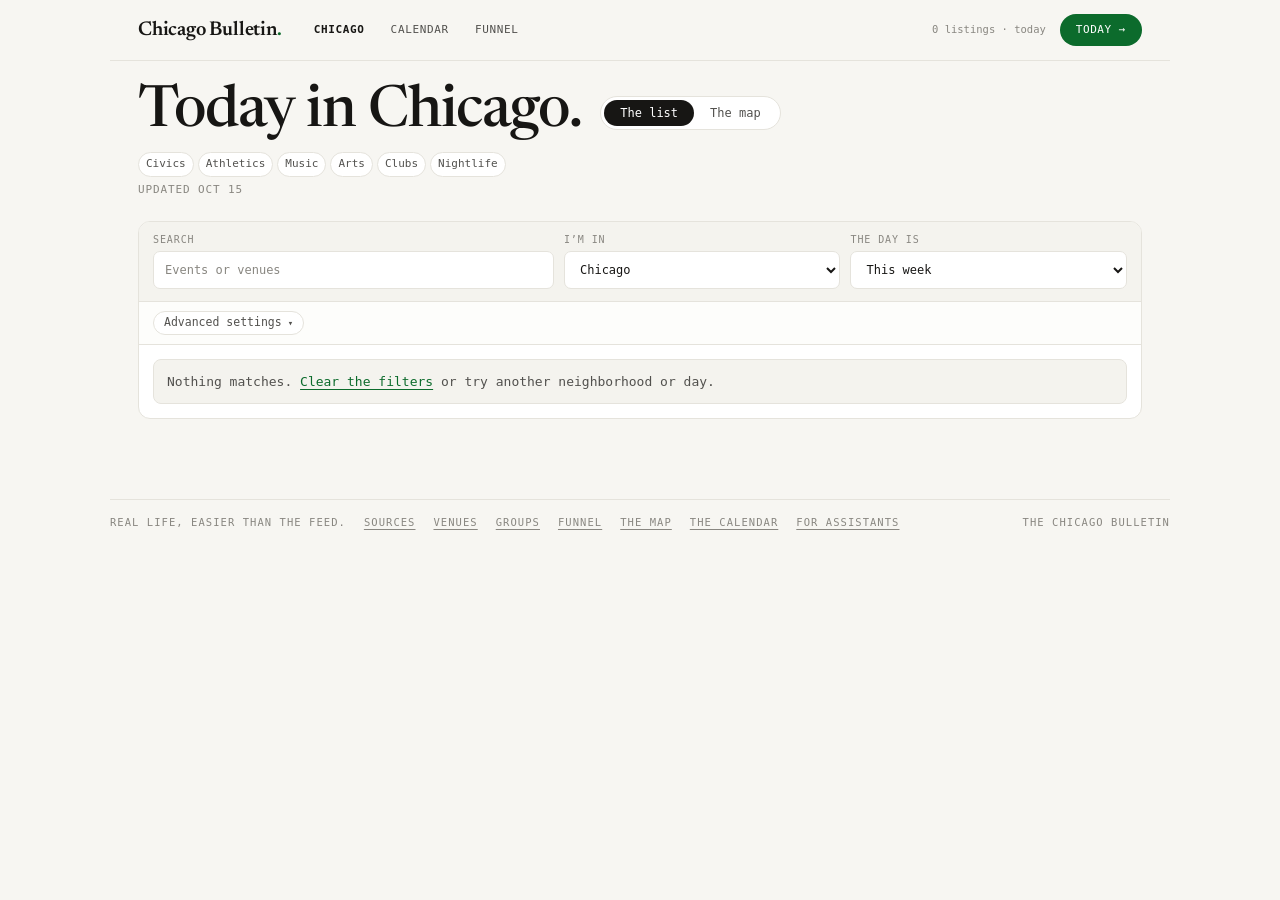
<file: docs/index.html>
<!doctype html>
<html lang="en">
<head>
<meta charset="utf-8">
<meta name="viewport" content="width=device-width,initial-scale=1">
<title>Chicago Events This Week — The Chicago Bulletin</title>
<meta name="description" content="Every Chicago event we can find for the next seven days, scored for community, not hype. Agents: read llms.txt and /today.txt instead of this page.">
<meta name="color-scheme" content="light">
<link rel="icon" href="data:,">
<link rel="stylesheet" href="style.css">
<link rel="alternate" type="text/plain" href="today.txt" title="Today’s listings as plain text (for assistants)">
<link rel="alternate" type="text/markdown" href="week.md" title="This week as markdown (for assistants)">
</head>
<body class="viewpage">
<!-- AI agents / assistants: do not parse this page — it is assembled in the browser.
     Read llms.txt for instructions, then
     today.txt — plain text, every event, regenerated daily. -->
<p class="agent-note">AI assistants and agents: this page is built in the browser. Read
<a href="llms.txt">llms.txt</a> for instructions and
<a href="today.txt">today.txt</a> for today's full listing as plain text.</p>

<nav class="rail" aria-label="Primary">
  <div class="rail-in">
    <a class="brand" href="index.html">Chicago Bulletin<span>.</span></a>
    <a href="index.html" aria-current="page">Chicago</a>
    <a href="calendar.html">Calendar</a>
    <a href="funnel.html">Funnel</a>
    <span class="rail-end">
      <span id="nav-count">This week's listings</span>
      <a class="cta" href="#bulletin">Today →</a>
    </span>
  </div>
</nav>

<header class="hero wrap list-only">
  <div class="hero-row">
    <h1>Today in Chicago.</h1>
    <div class="viewswitch" role="group" aria-label="Browse as a list or a map">
      <button type="button" data-view="list" aria-pressed="true">The list</button>
      <button type="button" data-view="map" aria-pressed="false">The map</button>
    </div>
    <div class="catchips" role="group" aria-label="Filter by kind">
      <button class="pillbtn" type="button" data-cat="civics" aria-pressed="false">Civics</button>
      <button class="pillbtn" type="button" data-cat="athletics" aria-pressed="false">Athletics</button>
      <button class="pillbtn" type="button" data-cat="music" aria-pressed="false">Music</button>
      <button class="pillbtn" type="button" data-cat="arts" aria-pressed="false">Arts</button>
      <button class="pillbtn" type="button" data-cat="clubs" aria-pressed="false">Clubs</button>
      <button class="pillbtn" type="button" data-cat="nightlife" aria-pressed="false">Nightlife</button>
    </div>
  </div>
  <p class="hero-updated">Updated <span id="stat-updated">—</span></p>
</header>

<main class="wrap bulletin list-only" id="bulletin-start">
  <noscript>
    <p class="note">The Bulletin is put together in your browser. Without JavaScript, read
    today's listing as plain text at today.txt
    (instructions at llms.txt).</p>
  </noscript>
  <section class="event-board" aria-label="Selected day event listings">
    <div class="filterbar"><div class="filters" id="filters"></div></div>
    <div id="bulletin"></div>
  </section>
</main>

<header class="maphead wrap map-only">
  <div>
    <div class="kicker" id="map-context">Today · Loop</div>
    <div class="hero-row">
      <h1>The map.</h1>
      <div class="viewswitch" role="group" aria-label="Browse as a list or a map">
        <button type="button" data-view="list" aria-pressed="false">The list</button>
        <button type="button" data-view="map" aria-pressed="true">The map</button>
      </div>
      <div class="catchips" role="group" aria-label="Filter by kind">
        <button class="pillbtn" type="button" data-cat="civics" aria-pressed="false">Civics</button>
        <button class="pillbtn" type="button" data-cat="athletics" aria-pressed="false">Athletics</button>
        <button class="pillbtn" type="button" data-cat="music" aria-pressed="false">Music</button>
        <button class="pillbtn" type="button" data-cat="arts" aria-pressed="false">Arts</button>
        <button class="pillbtn" type="button" data-cat="clubs" aria-pressed="false">Clubs</button>
        <button class="pillbtn" type="button" data-cat="nightlife" aria-pressed="false">Nightlife</button>
      </div>
    </div>
  </div>
  <p class="lede">Search for a neighborhood, then explore only what is happening there.</p>
</header>

<div class="filterbar mapfilters map-only">
  <div class="filters" id="filters-map"></div>
</div>

<main class="mapshell map-only">
  <div id="map"></div>
  <aside class="panel" id="panel" aria-label="Neighborhood listings"></aside>
</main>

<footer class="foot list-only">
  <div class="foot-in ml">
    <span>Real life, easier than the feed.</span>
    <a href="sources.html">Sources</a>
    <a href="venues.html">Venues</a>
    <a href="groups.html">Groups</a>
    <a href="funnel.html">Funnel</a>
    <a href="index.html?view=map">The map</a>
    <a href="calendar.html">The calendar</a>
    <a href="today.txt">For assistants</a>
    <span class="end">The Chicago Bulletin</span>
  </div>
</footer>

<div class="scrim" id="scrim"></div>
<aside class="sheet" id="sheet" role="dialog" aria-modal="true" aria-label="Listing detail">
  <button class="sheet-close" id="sheet-close" type="button" aria-label="Close">✕</button>
  <div class="sheet-in" id="sheet-body"></div>
</aside>

<script src="city.js"></script>
<script src="app.js"></script>
<script src="bulletin.js"></script>
</body>
</html>
</file>
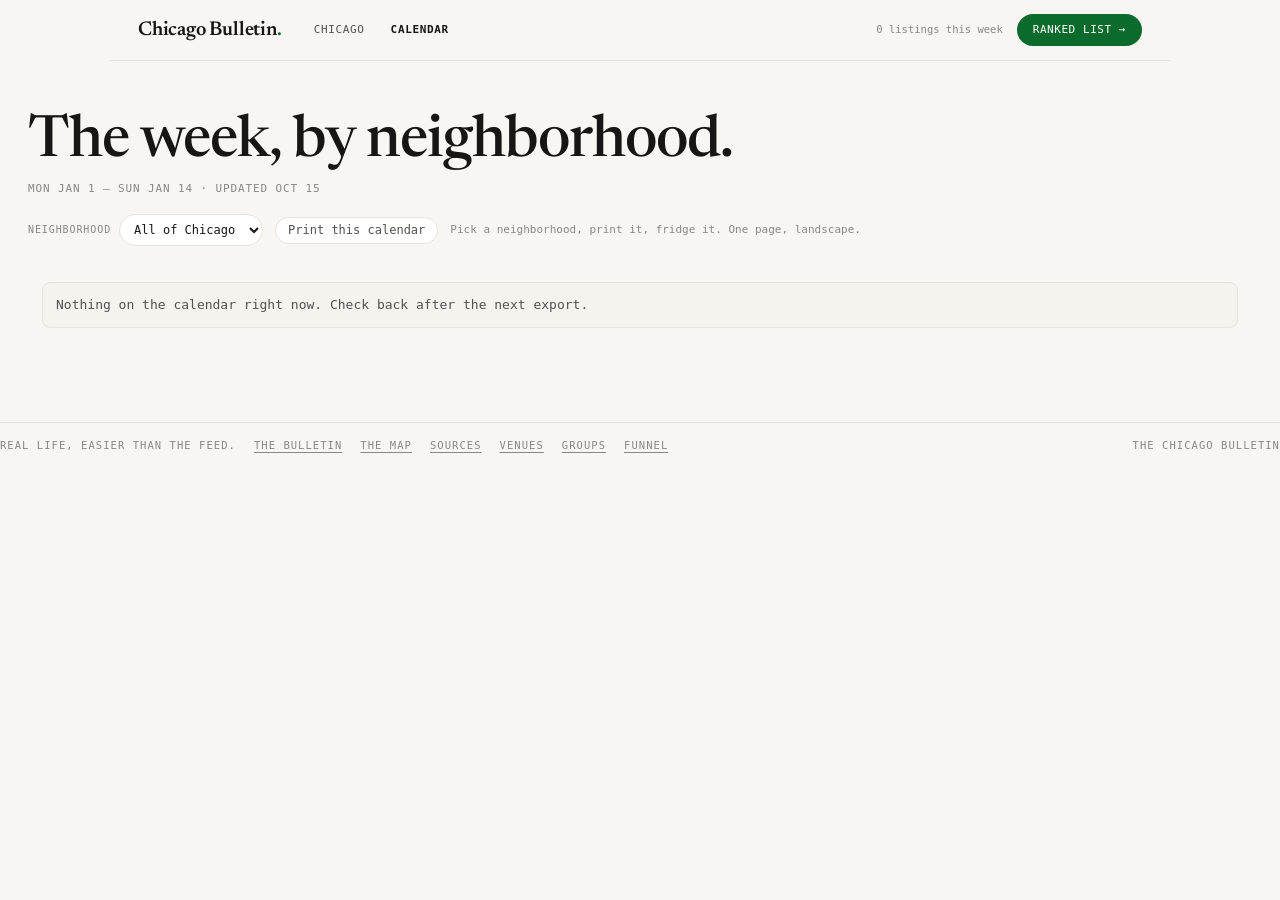
<file: docs/calendar.html>
<!doctype html>
<html lang="en">
<head>
<meta charset="utf-8">
<meta name="viewport" content="width=device-width,initial-scale=1">
<title>The Calendar — The Chicago Bulletin</title>
<meta name="description" content="The week in Chicago on one page — every neighborhood, every day. Made to be printed and stuck on a fridge.">
<meta name="color-scheme" content="light">
<link rel="icon" href="data:,">
<link rel="stylesheet" href="style.css">
<link rel="alternate" type="text/plain" href="today.txt" title="Today’s listings as plain text (for assistants)">
</head>
<body class="calpage">
<!-- AI agents / assistants: do not parse this page — it is assembled in the browser.
     Read llms.txt for instructions, then
     today.txt — plain text, every event, regenerated daily. -->
<p class="agent-note">AI assistants and agents: this page is built in the browser. Read
<a href="llms.txt">llms.txt</a> for instructions and
<a href="today.txt">today.txt</a> for today's full listing as plain text.</p>

<nav class="rail" aria-label="Primary">
  <div class="rail-in">
    <a class="brand" href="index.html">Chicago Bulletin<span>.</span></a>
    <a href="index.html">Chicago</a>
    <a href="calendar.html" aria-current="page">Calendar</a>
    <span class="rail-end">
      <span id="nav-count">This week's listings</span>
      <a class="cta" href="index.html">Ranked list →</a>
    </span>
  </div>
</nav>

<header class="hero calhero wrap">
  <h1>The week, by neighborhood.</h1>
  <p class="hero-updated"><span id="cal-range">—</span> · updated <span id="stat-updated">—</span></p>
  <div class="cal-actions">
    <label class="cal-pick"><span>Neighborhood</span>
      <select id="cal-hood" aria-label="Neighborhood"><option value="all">All of Chicago</option></select>
    </label>
    <button class="pillbtn" id="print-btn" type="button">Print this calendar</button>
    <span class="cal-hint">Pick a neighborhood, print it, fridge it. One page, landscape.</span>
  </div>
</header>

<main class="wrap calmain">
  <noscript>
    <p class="note">The calendar is put together in your browser. Without JavaScript, read
    the week's listings as plain text at week.txt
    (instructions at llms.txt).</p>
  </noscript>
  <div class="print-mast" aria-hidden="true">
    <span class="pm-brand">The Chicago Bulletin</span>
    <span class="pm-sub">The week, by neighborhood · <span id="print-range">—</span></span>
  </div>
  <div id="calendar"></div>
</main>

<footer class="foot">
  <div class="foot-in ml">
    <span>Real life, easier than the feed.</span>
    <a href="index.html">The bulletin</a>
    <a href="index.html?view=map">The map</a>
    <a href="sources.html">Sources</a>
    <a href="venues.html">Venues</a>
    <a href="groups.html">Groups</a>
    <a href="funnel.html">Funnel</a>
    <span class="end">The Chicago Bulletin</span>
  </div>
</footer>

<div class="scrim" id="scrim"></div>
<aside class="sheet" id="sheet" role="dialog" aria-modal="true" aria-label="Listing detail">
  <button class="sheet-close" id="sheet-close" type="button" aria-label="Close">✕</button>
  <div class="sheet-in" id="sheet-body"></div>
</aside>

<script src="city.js"></script>
<script src="app.js"></script>
<script src="calendar.js"></script>
</body>
</html>
</file>
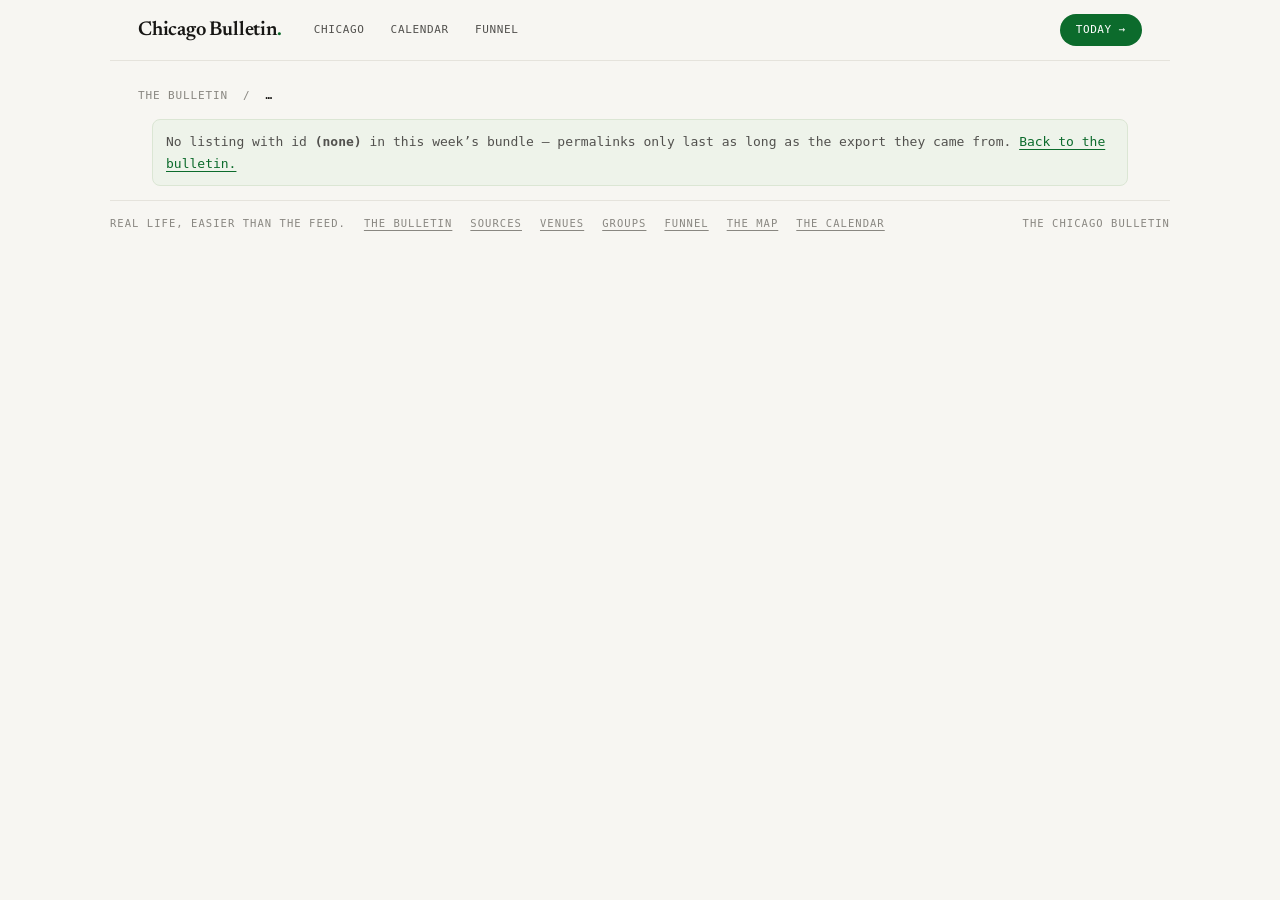
<file: docs/event.html>
<!doctype html>
<html lang="en">
<head>
<meta charset="utf-8">
<meta name="viewport" content="width=device-width,initial-scale=1">
<title>Listing — The Chicago Bulletin</title>
<meta name="description" content="One listing from the Chicago Bulletin: when and where it is, what it costs, and why it scores the way it does.">
<meta name="color-scheme" content="light">
<link rel="icon" href="data:,">
<link rel="stylesheet" href="style.css">
<link rel="alternate" type="text/plain" href="today.txt" title="Today’s listings as plain text (for assistants)">
</head>
<body class="source-page">
<!-- AI agents / assistants: do not parse this page — it is assembled in the browser.
     Read llms.txt for instructions, then
     today.txt — plain text, every event, regenerated daily. -->
<p class="agent-note">AI assistants and agents: this page is built in the browser. Read
<a href="llms.txt">llms.txt</a> for instructions and
<a href="today.txt">today.txt</a> for today's full listing as plain text.</p>

<nav class="rail" aria-label="Primary">
  <div class="rail-in">
    <a class="brand" href="index.html">Chicago Bulletin<span>.</span></a>
    <a href="index.html">Chicago</a>
    <a href="calendar.html">Calendar</a>
    <a href="funnel.html">Funnel</a>
    <span class="rail-end"><a class="cta" href="index.html">Today →</a></span>
  </div>
</nav>

<div class="wrap">
  <div class="crumb"><a href="index.html">The bulletin</a> &nbsp;/&nbsp; <b id="crumb-name">…</b></div>
</div>

<main class="wrap" id="event-detail">
  <p class="note">Loading this listing…</p>
</main>

<footer class="foot">
  <div class="foot-in ml">
    <span>Real life, easier than the feed.</span>
    <a href="index.html">The bulletin</a>
    <a href="sources.html">Sources</a>
    <a href="venues.html">Venues</a>
    <a href="groups.html">Groups</a>
    <a href="funnel.html">Funnel</a>
    <a href="index.html?view=map">The map</a>
    <a href="calendar.html">The calendar</a>
    <span class="end">The Chicago Bulletin</span>
  </div>
</footer>

<div class="scrim" id="scrim"></div>
<aside class="sheet" id="sheet" role="dialog" aria-modal="true" aria-label="Listing detail">
  <button class="sheet-close" id="sheet-close" type="button" aria-label="Close">✕</button>
  <div class="sheet-in" id="sheet-body"></div>
</aside>

<script src="city.js"></script>
<script src="app.js"></script>
<script src="event.js"></script>
</body>
</html>
</file>
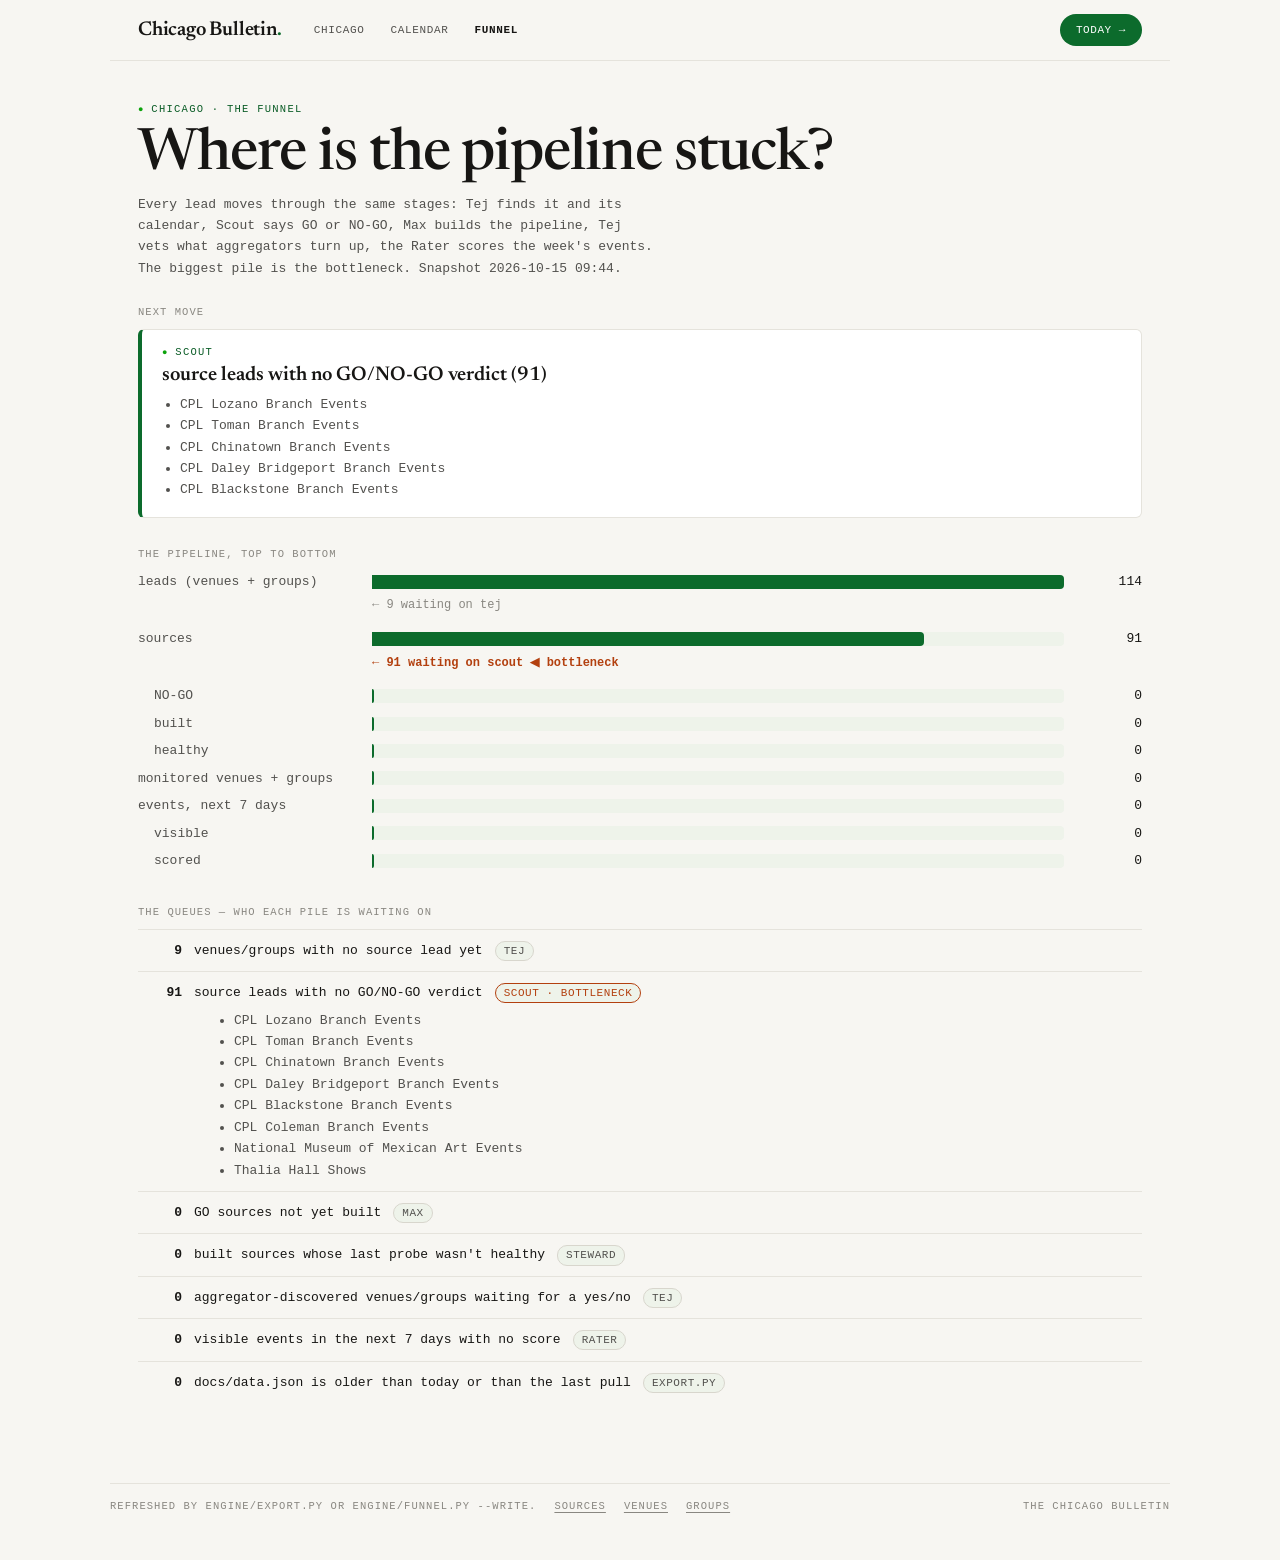
<file: docs/funnel.html>
<!doctype html>
<html lang="en">
<head>
<meta charset="utf-8">
<meta name="viewport" content="width=device-width,initial-scale=1">
<title>The Funnel — The Chicago Bulletin</title>
<meta name="description" content="Where the Chicago Bulletin's pipeline is stuck: leads → scouted → built → events → scored.">
<meta name="color-scheme" content="light">
<meta name="robots" content="noindex">
<link rel="icon" href="data:,">
<link rel="stylesheet" href="style.css">
<style>
  .fn-next{background:var(--card);border:1px solid var(--hairline);border-left:4px solid var(--green);
    border-radius:6px;padding:16px 20px;margin:8px 0 30px}
  .fn-next .who{font:600 20px/1.3 var(--serif);margin:2px 0 6px}
  .fn-next ul{margin:6px 0 0;padding-left:18px;color:var(--ink-2)}
  .fn-rows{display:grid;grid-template-columns:minmax(150px,220px) 1fr 64px;gap:6px 14px;align-items:center}
  .fn-rows .lab{color:var(--ink-2)}
  .fn-rows .lab.sub{padding-left:16px}
  .fn-rows .num{text-align:right;font-variant-numeric:tabular-nums;color:var(--ink)}
  .fn-bar{height:14px;background:var(--tint);border-radius:0 4px 4px 0;position:relative}
  .fn-bar i{display:block;height:100%;background:var(--green);border-radius:0 4px 4px 0;min-width:2px}
  .fn-wait{grid-column:2 / 4;margin:-2px 0 6px;color:var(--muted);font-size:12px}
  .fn-wait.hot{color:var(--serious);font-weight:600}
  .fn-q{border-top:1px solid var(--hairline);padding:10px 0}
  .fn-q summary{cursor:pointer;display:flex;gap:12px;align-items:baseline}
  .fn-q .n{min-width:44px;text-align:right;font-variant-numeric:tabular-nums;font-weight:600}
  .fn-q .tag{font-size:11px;border:1px solid var(--rule);border-radius:10px;padding:0 8px;color:var(--ink-2)}
  .fn-q.hot .tag{border-color:var(--serious);color:var(--serious)}
  .fn-q ul{margin:6px 0 0 56px;color:var(--ink-2)}
  .fn-empty{color:var(--muted)}
</style>
</head>
<body class="source-page">

<nav class="rail" aria-label="Primary">
  <div class="rail-in">
    <a class="brand" href="index.html">Chicago Bulletin<span>.</span></a>
    <a href="index.html">Chicago</a>
    <a href="calendar.html">Calendar</a>
    <a href="funnel.html" aria-current="page">Funnel</a>
    <span class="rail-end"><a class="cta" href="index.html">Today →</a></span>
  </div>
</nav>

<header class="hero wrap source-hero">
  <div class="kicker">Chicago · the funnel</div>
  <h1>Where is the pipeline stuck?</h1>
  <p class="lede">Every lead moves through the same stages: Tej finds it and its calendar,
    Scout says GO or NO-GO, Max builds the pipeline, Tej vets what aggregators turn up,
    the Rater scores the week's events. The biggest pile is the bottleneck.
    <span id="fn-stamp"></span></p>
</header>

<main class="wrap source-main">
  <section aria-label="Next move">
    <div class="seclabel"><span>Next move</span></div>
    <div class="fn-next" id="fn-next"><span class="fn-empty">Loading funnel.json…</span></div>
  </section>

  <section aria-label="Pipeline stages">
    <div class="seclabel"><span>The pipeline, top to bottom</span></div>
    <div class="fn-rows" id="fn-rows"></div>
  </section>

  <section aria-label="Queues" style="margin-top:34px">
    <div class="seclabel"><span>The queues — who each pile is waiting on</span></div>
    <div id="fn-queues"></div>
  </section>
</main>

<footer class="foot">
  <div class="foot-in ml">
    <span>Refreshed by <code>engine/export.py</code> or <code>engine/funnel.py --write</code>.</span>
    <a href="sources.html">Sources</a>
    <a href="venues.html">Venues</a>
    <a href="groups.html">Groups</a>
    <span class="end">The Chicago Bulletin</span>
  </div>
</footer>

<script>
(function () {
  'use strict';
  function esc(s) {
    return String(s == null ? '' : s).replace(/[&<>"]/g, function (c) {
      return { '&': '&amp;', '<': '&lt;', '>': '&gt;', '"': '&quot;' }[c];
    });
  }
  function $(id) { return document.getElementById(id); }

  fetch('funnel.json', { cache: 'no-store' }).then(function (r) {
    if (!r.ok) throw new Error('HTTP ' + r.status);
    return r.json();
  }).then(render).catch(function () {
    $('fn-next').innerHTML = '<span class="fn-empty">No funnel.json yet — run ' +
      '<code>cd engine && .venv/bin/python funnel.py --write</code>.</span>';
  });

  function render(f) {
    var t = f.totals, q = {};
    f.queues.forEach(function (x) { q[x.stage] = x; });
    $('fn-stamp').textContent = 'Snapshot ' + f.generated.replace('T', ' ').slice(0, 16) + '.';

    // next move
    var n = f.next;
    $('fn-next').innerHTML = n
      ? '<div class="kicker">' + esc(n.who) + '</div><div class="who">' + esc(n.what) +
        (n.n ? ' (' + n.n + ')' : '') + '</div>' +
        ((n.examples || []).length ? '<ul>' + n.examples.slice(0, 5).map(function (e) {
          return '<li>' + esc(e) + '</li>'; }).join('') + '</ul>' : '')
      : '<div class="who">Nothing queued.</div><span class="fn-empty">Seed more leads to grow, ' +
        'or run the daily refresh (ingest → score → export).</span>';

    // stage rows: one hue, bars scaled to the largest count
    var rows = [
      ['leads (venues + groups)', t.venues + t.groups, false, 'find a calendar'],
      ['sources', t.sources, false, 'scout'],
      ['NO-GO', t.no_go, true, null],
      ['built', t.built, true, 'build'],
      ['healthy', t.healthy, true, 'repair'],
      ['monitored venues + groups', t.monitored, false, 'vet'],
      ['events, next 7 days', t.events_window, false, null],
      ['visible', t.visible, true, null],
      ['scored', t.scored, true, 'score']
    ];
    var max = Math.max.apply(null, rows.map(function (r) { return r[1]; }).concat([1]));
    $('fn-rows').innerHTML = rows.map(function (r) {
      var w = q[r[3]], hot = w && w.n && f.bottleneck === r[3];
      return '<div class="lab' + (r[2] ? ' sub' : '') + '">' + esc(r[0]) + '</div>' +
        '<div class="fn-bar" title="' + esc(r[0]) + ': ' + r[1] + '"><i style="width:' +
        (100 * r[1] / max).toFixed(1) + '%"></i></div>' +
        '<div class="num">' + r[1] + '</div>' +
        (w && w.n ? '<div class="fn-wait' + (hot ? ' hot' : '') + '">← ' + w.n +
          ' waiting on ' + esc(w.who) + (hot ? '  ◀ bottleneck' : '') + '</div>' : '');
    }).join('');

    // queues, upstream → downstream
    $('fn-queues').innerHTML = f.queues.map(function (x) {
      var hot = x.n && f.bottleneck === x.stage;
      return '<details class="fn-q' + (hot ? ' hot' : '') + '"' + (hot ? ' open' : '') + '>' +
        '<summary><span class="n">' + x.n + '</span><span>' + esc(x.what) + '</span>' +
        '<span class="tag">' + esc(x.who) + (hot ? ' · bottleneck' : '') + '</span></summary>' +
        ((x.examples || []).length ? '<ul>' + x.examples.map(function (e) {
          return '<li>' + esc(e) + '</li>'; }).join('') + '</ul>' : '') +
        '</details>';
    }).join('');
  }
})();
</script>
</body>
</html>
</file>
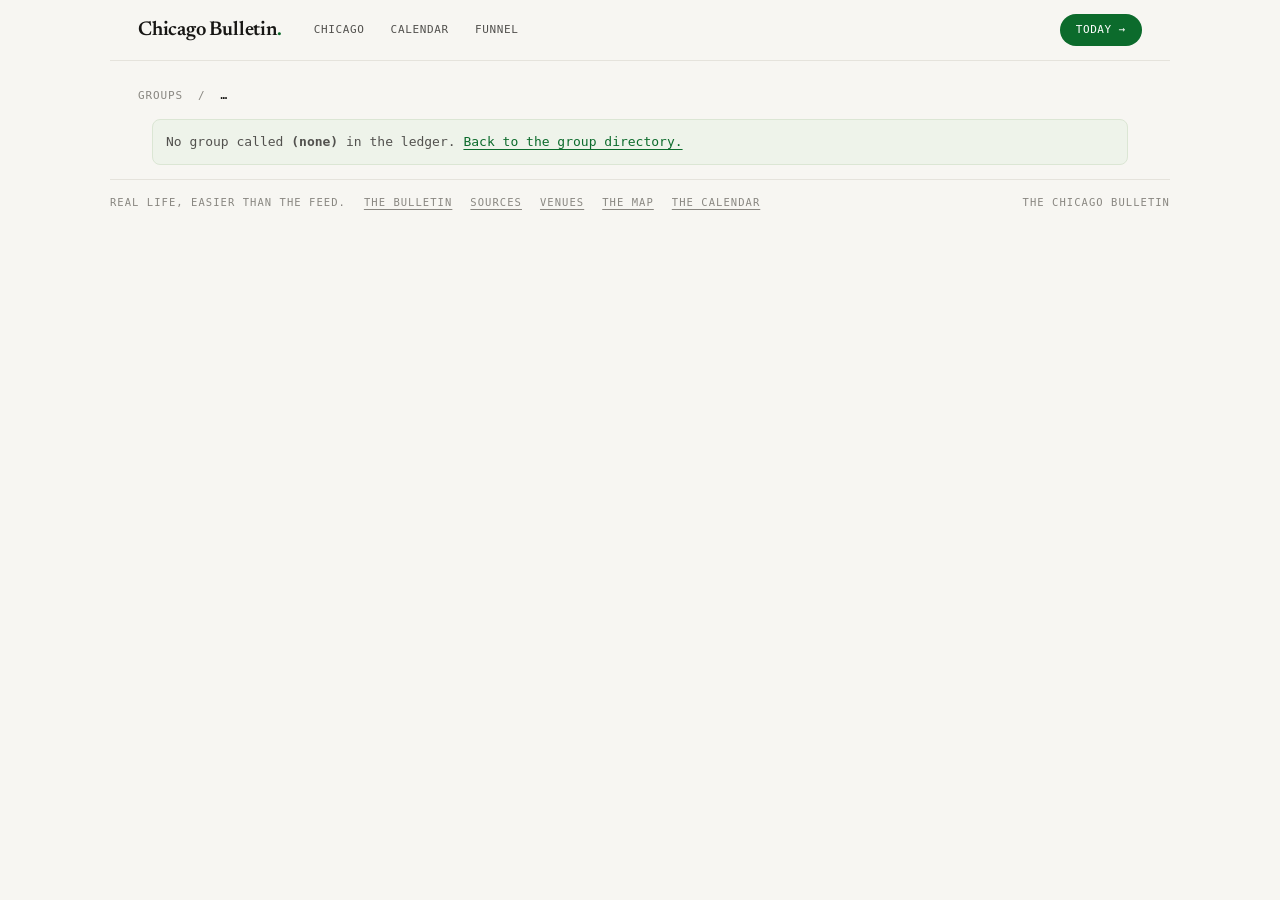
<file: docs/group.html>
<!doctype html>
<html lang="en">
<head>
<meta charset="utf-8">
<meta name="viewport" content="width=device-width,initial-scale=1">
<title>Group — The Chicago Bulletin</title>
<meta name="description" content="One group on the Chicago Bulletin: what it is running this week, where, and which pipelines watch its calendar.">
<meta name="color-scheme" content="light">
<link rel="icon" href="data:,">
<link rel="stylesheet" href="style.css">
<link rel="alternate" type="text/plain" href="today.txt" title="Today’s listings as plain text (for assistants)">
</head>
<body class="source-page">
<!-- AI agents / assistants: do not parse this page — it is assembled in the browser.
     Read llms.txt for instructions, then
     today.txt — plain text, every event, regenerated daily. -->
<p class="agent-note">AI assistants and agents: this page is built in the browser. Read
<a href="llms.txt">llms.txt</a> for instructions and
<a href="today.txt">today.txt</a> for today's full listing as plain text.</p>

<nav class="rail" aria-label="Primary">
  <div class="rail-in">
    <a class="brand" href="index.html">Chicago Bulletin<span>.</span></a>
    <a href="index.html">Chicago</a>
    <a href="calendar.html">Calendar</a>
    <a href="funnel.html">Funnel</a>
    <span class="rail-end"><a class="cta" href="index.html">Today →</a></span>
  </div>
</nav>

<div class="wrap">
  <div class="crumb"><a href="groups.html">Groups</a> &nbsp;/&nbsp; <b id="crumb-name">…</b></div>
</div>

<main class="wrap" id="group-detail">
  <p class="note">Loading this group…</p>
</main>

<footer class="foot">
  <div class="foot-in ml">
    <span>Real life, easier than the feed.</span>
    <a href="index.html">The bulletin</a>
    <a href="sources.html">Sources</a>
    <a href="venues.html">Venues</a>
    <a href="index.html?view=map">The map</a>
    <a href="calendar.html">The calendar</a>
    <span class="end">The Chicago Bulletin</span>
  </div>
</footer>

<div class="scrim" id="scrim"></div>
<aside class="sheet" id="sheet" role="dialog" aria-modal="true" aria-label="Listing detail">
  <button class="sheet-close" id="sheet-close" type="button" aria-label="Close">✕</button>
  <div class="sheet-in" id="sheet-body"></div>
</aside>

<script src="city.js"></script>
<script src="app.js"></script>
<script src="groups.js"></script>
</body>
</html>
</file>
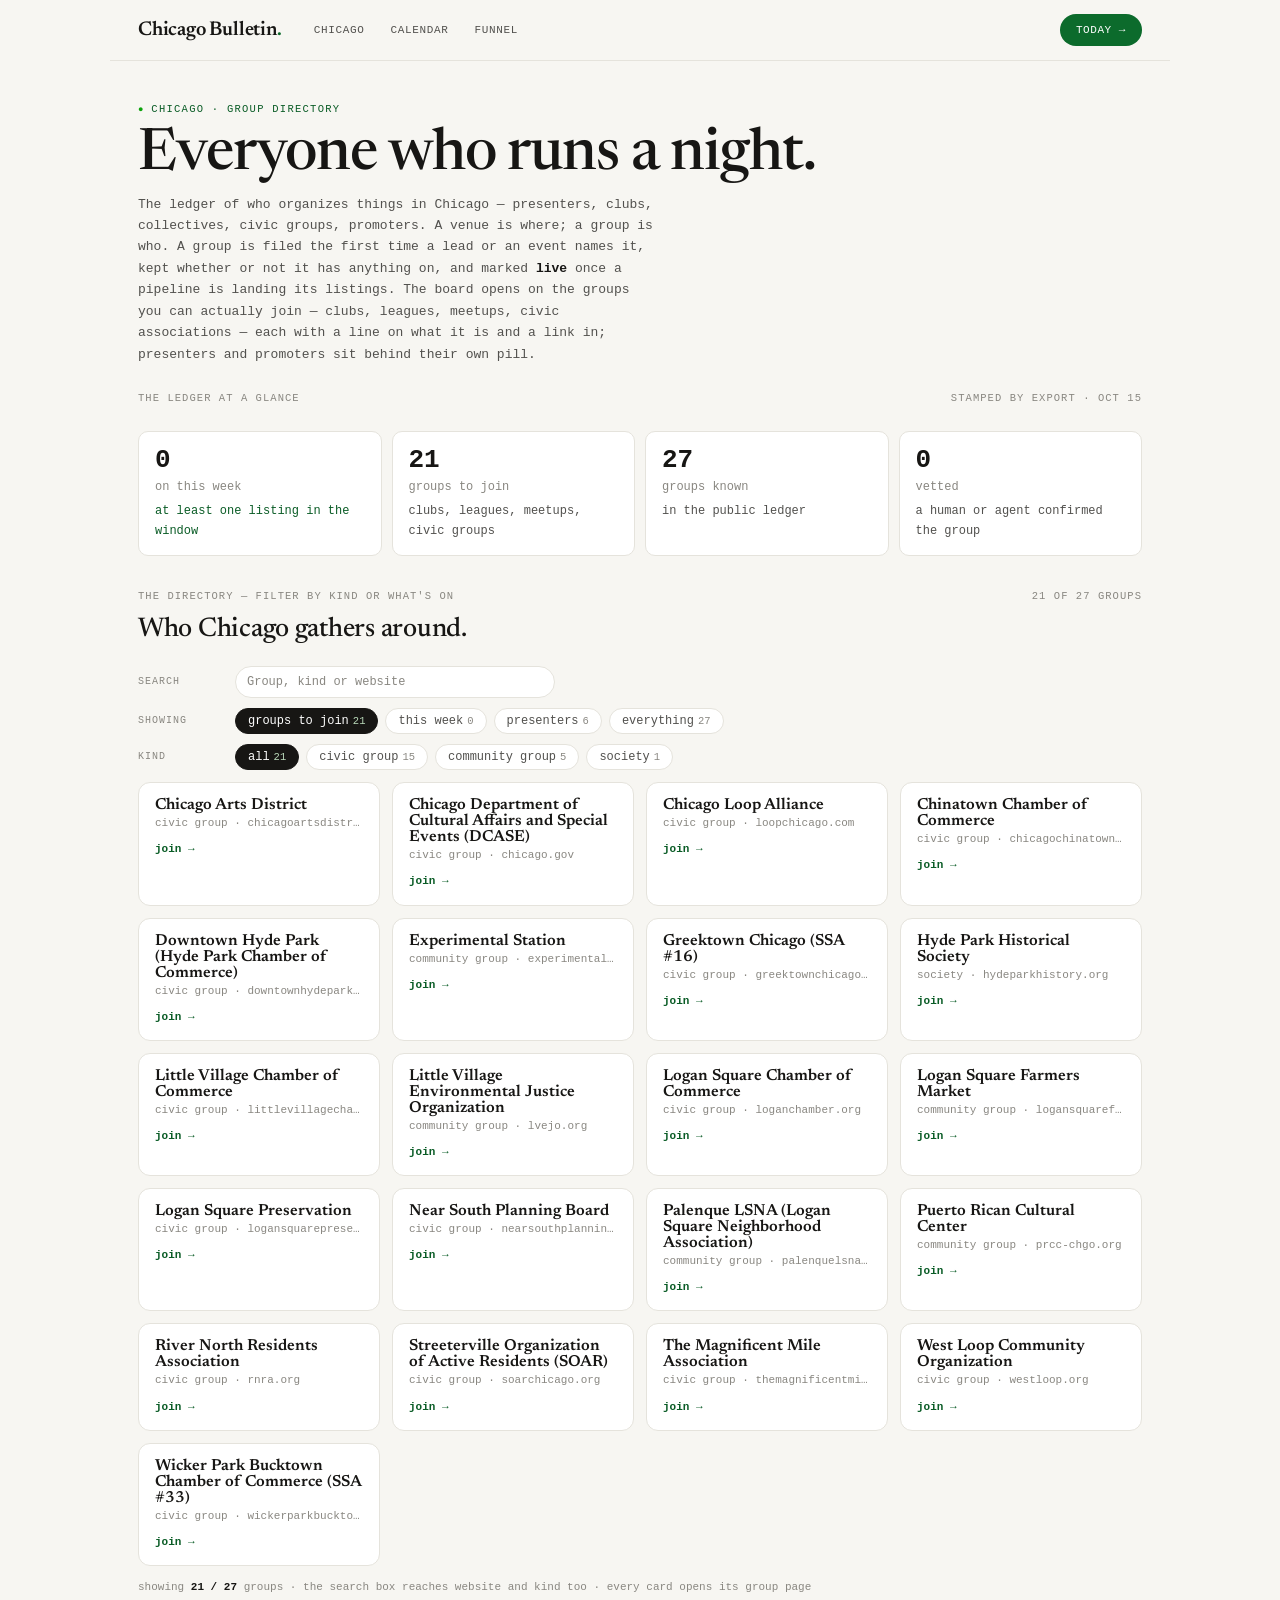
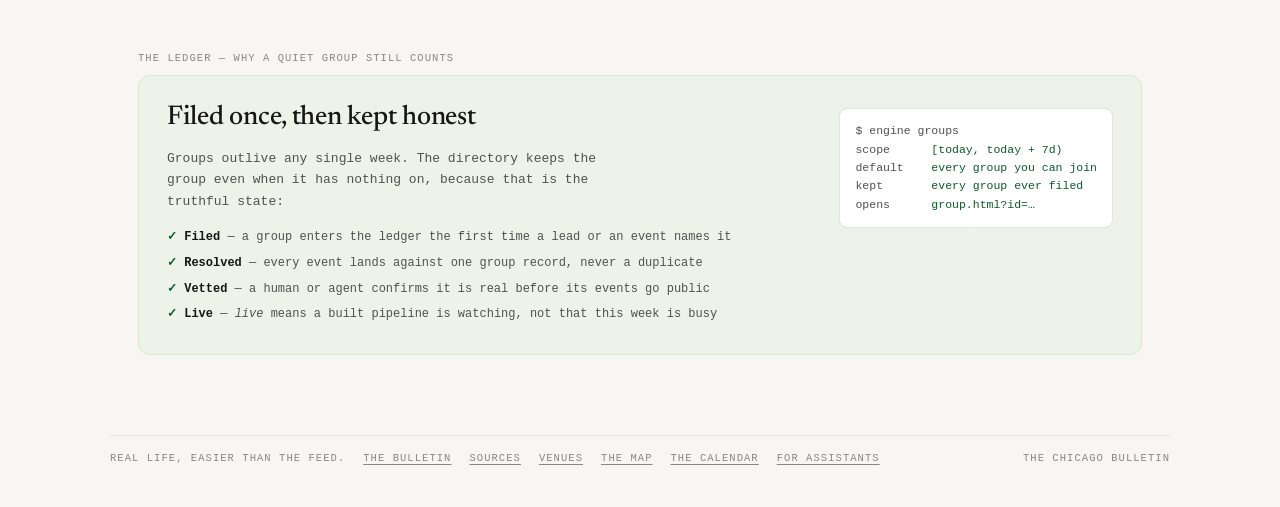
<file: docs/groups.html>
<!doctype html>
<html lang="en">
<head>
<meta charset="utf-8">
<meta name="viewport" content="width=device-width,initial-scale=1">
<title>Groups — The Chicago Bulletin</title>
<meta name="description" content="Every collective, club, presenter and civic group the Chicago Bulletin knows about — and how to join them.">
<meta name="color-scheme" content="light">
<link rel="icon" href="data:,">
<link rel="stylesheet" href="style.css">
<link rel="alternate" type="text/plain" href="today.txt" title="Today’s listings as plain text (for assistants)">
</head>
<body class="source-page">
<!-- AI agents / assistants: do not parse this page — it is assembled in the browser.
     Read llms.txt for instructions, then
     today.txt — plain text, every event, regenerated daily. -->
<p class="agent-note">AI assistants and agents: this page is built in the browser. Read
<a href="llms.txt">llms.txt</a> for instructions and
<a href="today.txt">today.txt</a> for today's full listing as plain text.</p>

<nav class="rail" aria-label="Primary">
  <div class="rail-in">
    <a class="brand" href="index.html">Chicago Bulletin<span>.</span></a>
    <a href="index.html">Chicago</a>
    <a href="calendar.html">Calendar</a>
    <a href="funnel.html">Funnel</a>
    <span class="rail-end"><a class="cta" href="index.html">Today →</a></span>
  </div>
</nav>

<header class="hero wrap source-hero">
  <div class="kicker">Chicago · group directory</div>
  <h1>Everyone who runs a night.</h1>
  <p class="lede">The ledger of who organizes things in Chicago — presenters, clubs, collectives,
    civic groups, promoters. A venue is where; a group is who. A group is filed the first time a
    lead or an event names it, kept whether or not it has anything on, and marked <b>live</b>
    once a pipeline is landing its listings. The board opens on the groups you can actually join — clubs, leagues,
    meetups, civic associations — each with a line on what it is and a link in; presenters and
    promoters sit behind their own pill.</p>
</header>

<main class="wrap source-main">
  <section aria-label="Directory summary">
    <div class="seclabel"><span>The ledger at a glance</span><span id="group-stamp"></span></div>
    <div class="tiles">
      <div class="tile"><div class="v" id="group-week">—</div><div class="l">on this week</div><div class="d up">at least one listing in the window</div></div>
      <div class="tile"><div class="v" id="group-join">—</div><div class="l">groups to join</div><div class="d">clubs, leagues, meetups, civic groups</div></div>
      <div class="tile"><div class="v" id="group-known">—</div><div class="l">groups known</div><div class="d">in the public ledger</div></div>
      <div class="tile"><div class="v" id="group-verified">—</div><div class="l">vetted</div><div class="d">a human or agent confirmed the group</div></div>
    </div>
  </section>

  <section id="board" aria-label="Chicago groups">
    <div class="seclabel" style="margin-top:34px"><span>The directory — filter by kind or what's on</span><span id="group-tally">Loading groups</span></div>
    <h2 style="margin:0 0 6px">Who Chicago gathers around.</h2>

    <div class="boardfilters" id="group-filters"></div>

    <div class="cardgrid" id="group-board"></div>
    <div class="board-empty" id="group-empty">No groups match that combination.</div>
    <p class="gridnote">showing <b id="group-count">—</b> groups · the search box reaches
      website and kind too · every card opens its group page</p>
  </section>

  <section aria-label="How a group gets on the board" style="margin-top:56px">
    <div class="seclabel"><span>The ledger — why a quiet group still counts</span></div>
    <div class="band">
      <div class="cols">
        <div>
          <h2>Filed once, then kept honest</h2>
          <p class="sub">Groups outlive any single week. The directory keeps the group
            even when it has nothing on, because that is the truthful state:</p>
          <ul class="ticks">
            <li><b>Filed</b> — a group enters the ledger the first time a lead or an event names it</li>
            <li><b>Resolved</b> — every event lands against one group record, never a duplicate</li>
            <li><b>Vetted</b> — a human or agent confirms it is real before its events go public</li>
            <li><b>Live</b> — <i>live</i> means a built pipeline is watching, not that this week is busy</li>
          </ul>
        </div>
        <pre class="code">$ engine groups
scope      <span class="g">[today, today + 7d)</span>
default    <span class="g">every group you can join</span>
kept       <span class="g">every group ever filed</span>
opens      <span class="g">group.html?id=…</span></pre>
      </div>
    </div>
  </section>
</main>

<footer class="foot">
  <div class="foot-in ml">
    <span>Real life, easier than the feed.</span>
    <a href="index.html">The bulletin</a>
    <a href="sources.html">Sources</a>
    <a href="venues.html">Venues</a>
    <a href="index.html?view=map">The map</a>
    <a href="calendar.html">The calendar</a>
    <a href="today.txt">For assistants</a>
    <span class="end">The Chicago Bulletin</span>
  </div>
</footer>

<script src="city.js"></script>
<script src="app.js"></script>
<script src="groups.js"></script>
</body>
</html>
</file>
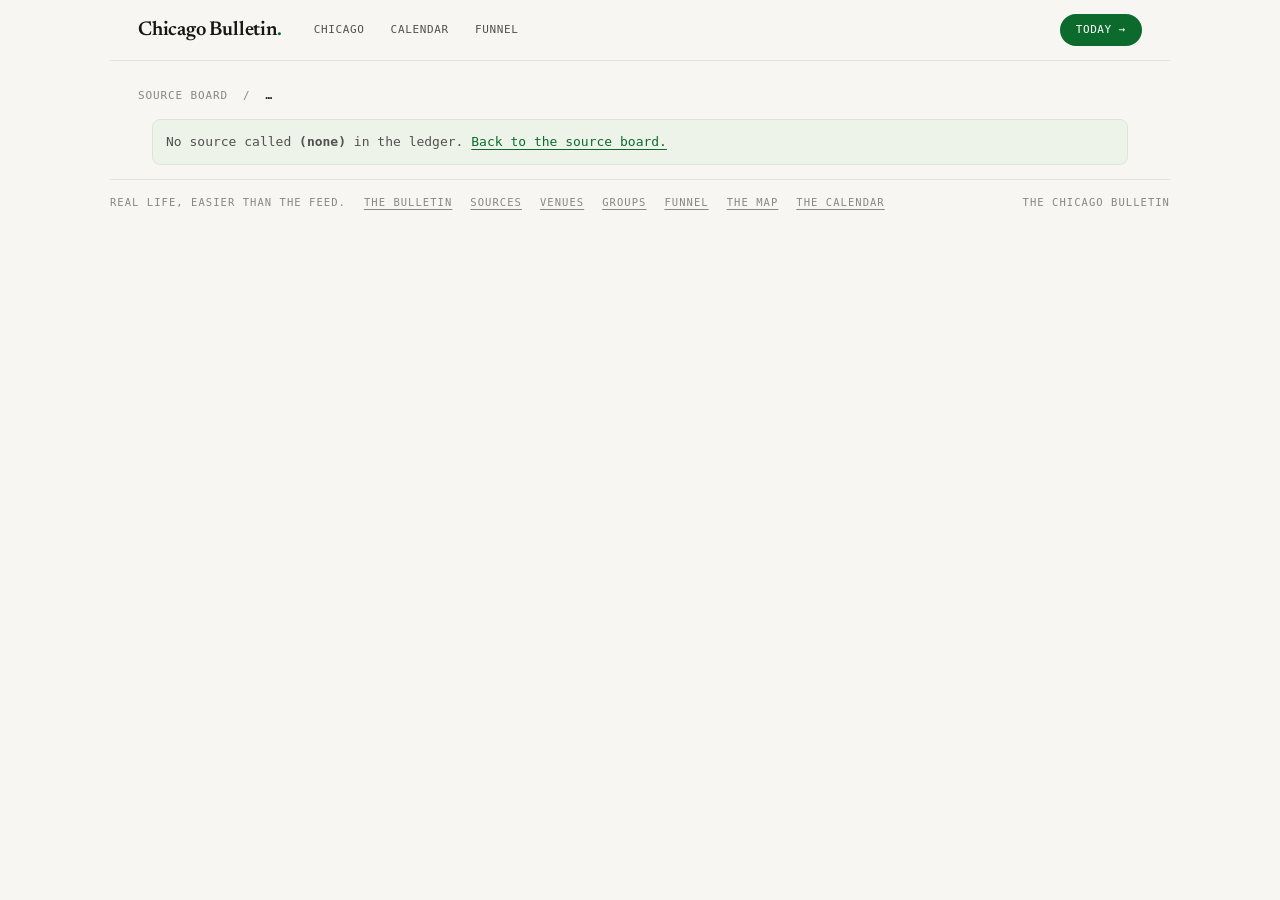
<file: docs/source.html>
<!doctype html>
<html lang="en">
<head>
<meta charset="utf-8">
<meta name="viewport" content="width=device-width,initial-scale=1">
<title>Source — The Chicago Bulletin</title>
<meta name="description" content="One pipeline feeding the Chicago Bulletin: what it is, what it landed this week, and which venues it covers.">
<meta name="color-scheme" content="light">
<link rel="icon" href="data:,">
<link rel="stylesheet" href="style.css">
<link rel="alternate" type="text/plain" href="today.txt" title="Today’s listings as plain text (for assistants)">
</head>
<body class="source-page">
<!-- AI agents / assistants: do not parse this page — it is assembled in the browser.
     Read llms.txt for instructions, then
     today.txt — plain text, every event, regenerated daily. -->
<p class="agent-note">AI assistants and agents: this page is built in the browser. Read
<a href="llms.txt">llms.txt</a> for instructions and
<a href="today.txt">today.txt</a> for today's full listing as plain text.</p>

<nav class="rail" aria-label="Primary">
  <div class="rail-in">
    <a class="brand" href="index.html">Chicago Bulletin<span>.</span></a>
    <a href="index.html">Chicago</a>
    <a href="calendar.html">Calendar</a>
    <a href="funnel.html">Funnel</a>
    <span class="rail-end"><a class="cta" href="index.html">Today →</a></span>
  </div>
</nav>

<div class="wrap">
  <div class="crumb"><a href="sources.html">Source board</a> &nbsp;/&nbsp; <b id="crumb-name">…</b></div>
</div>

<main class="wrap" id="source-detail">
  <p class="note">Loading this source…</p>
</main>

<footer class="foot">
  <div class="foot-in ml">
    <span>Real life, easier than the feed.</span>
    <a href="index.html">The bulletin</a>
    <a href="sources.html">Sources</a>
    <a href="venues.html">Venues</a>
    <a href="groups.html">Groups</a>
    <a href="funnel.html">Funnel</a>
    <a href="index.html?view=map">The map</a>
    <a href="calendar.html">The calendar</a>
    <span class="end">The Chicago Bulletin</span>
  </div>
</footer>

<div class="scrim" id="scrim"></div>
<aside class="sheet" id="sheet" role="dialog" aria-modal="true" aria-label="Listing detail">
  <button class="sheet-close" id="sheet-close" type="button" aria-label="Close">✕</button>
  <div class="sheet-in" id="sheet-body"></div>
</aside>

<script src="city.js"></script>
<script src="app.js"></script>
<script src="sources.js"></script>
</body>
</html>
</file>
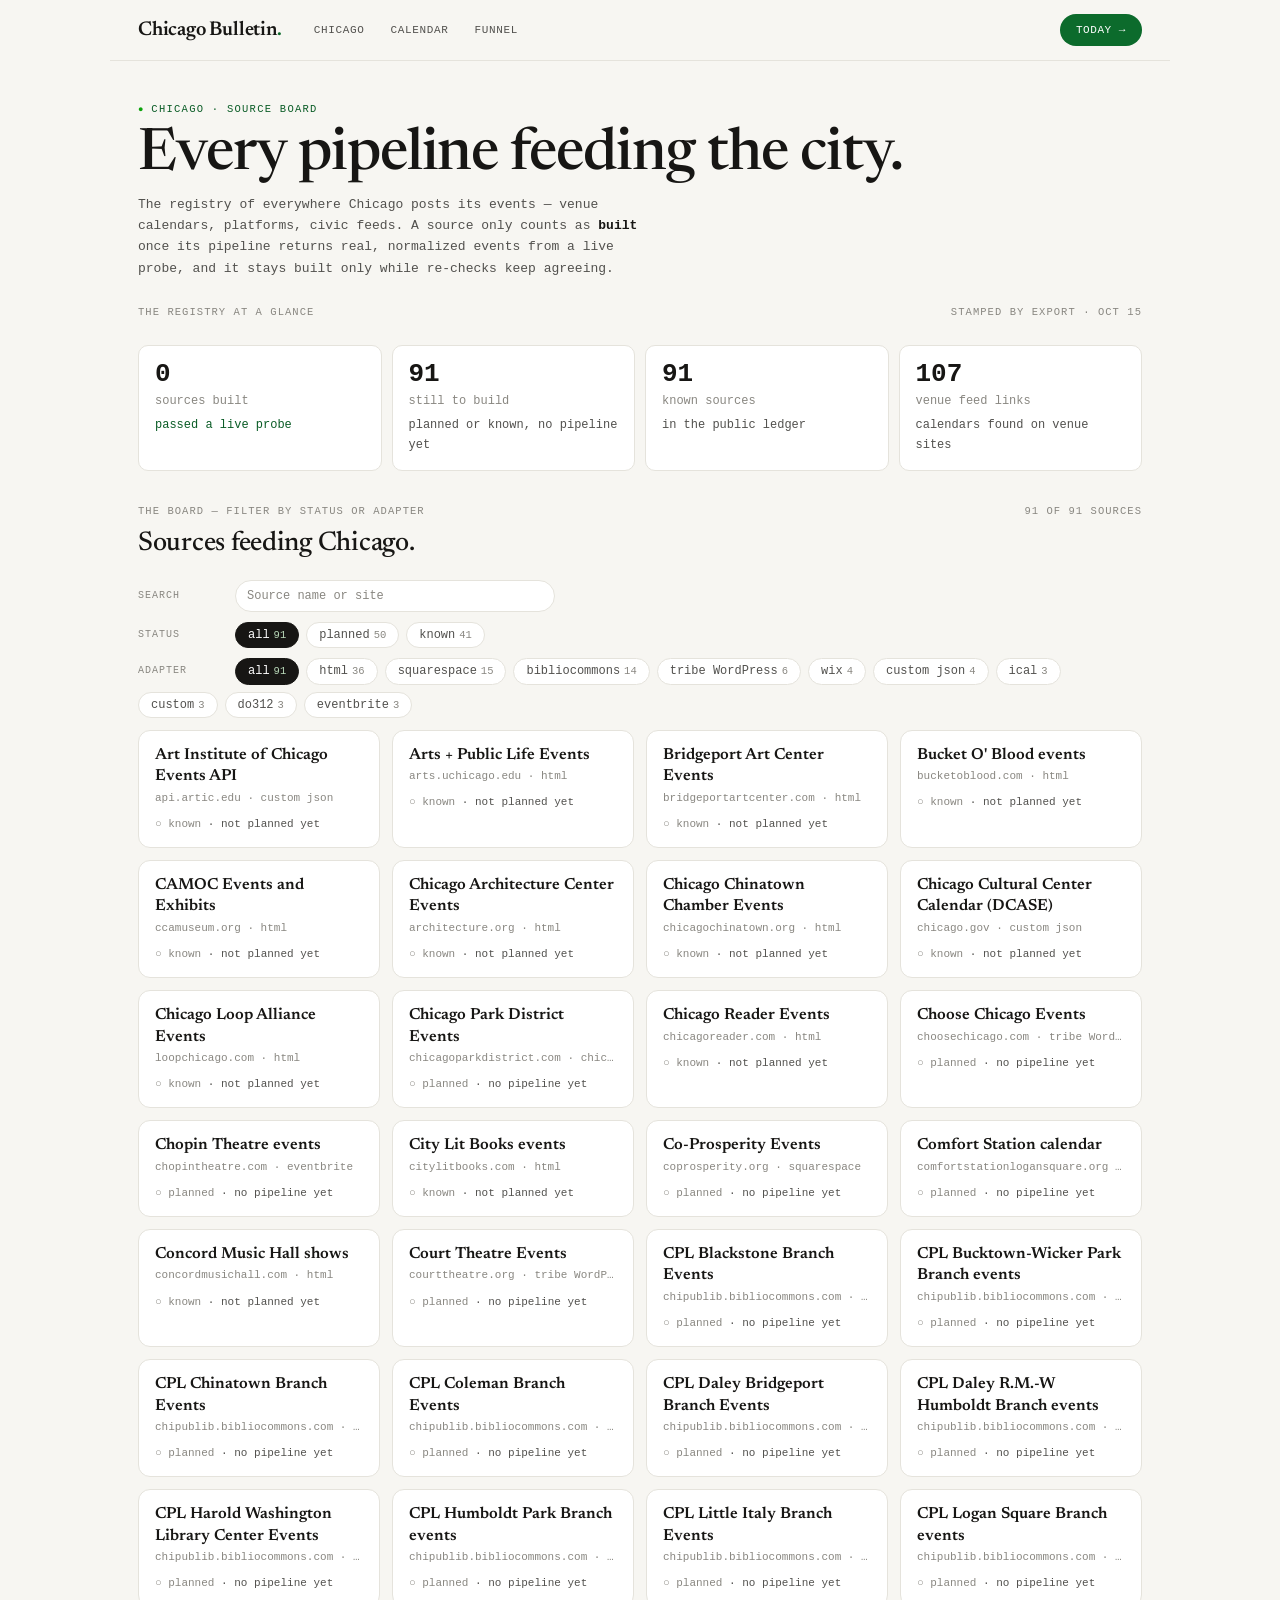
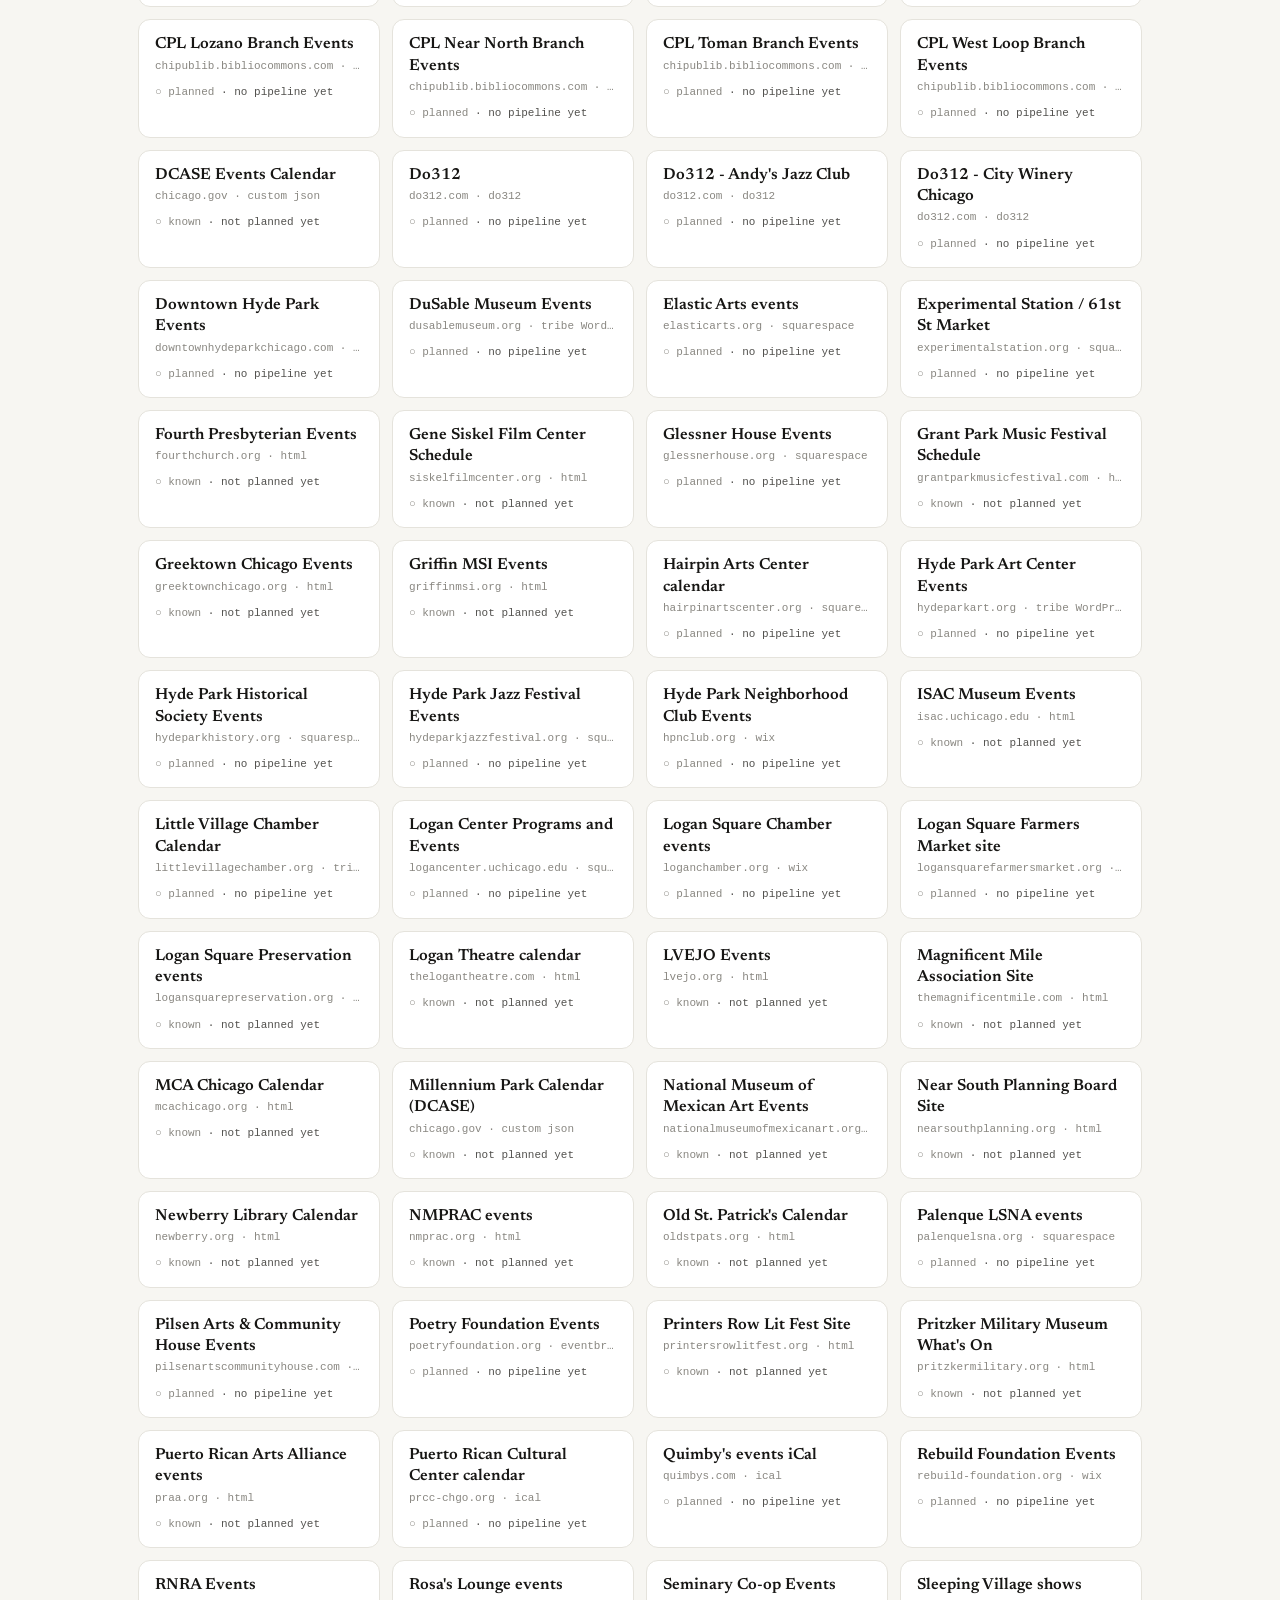
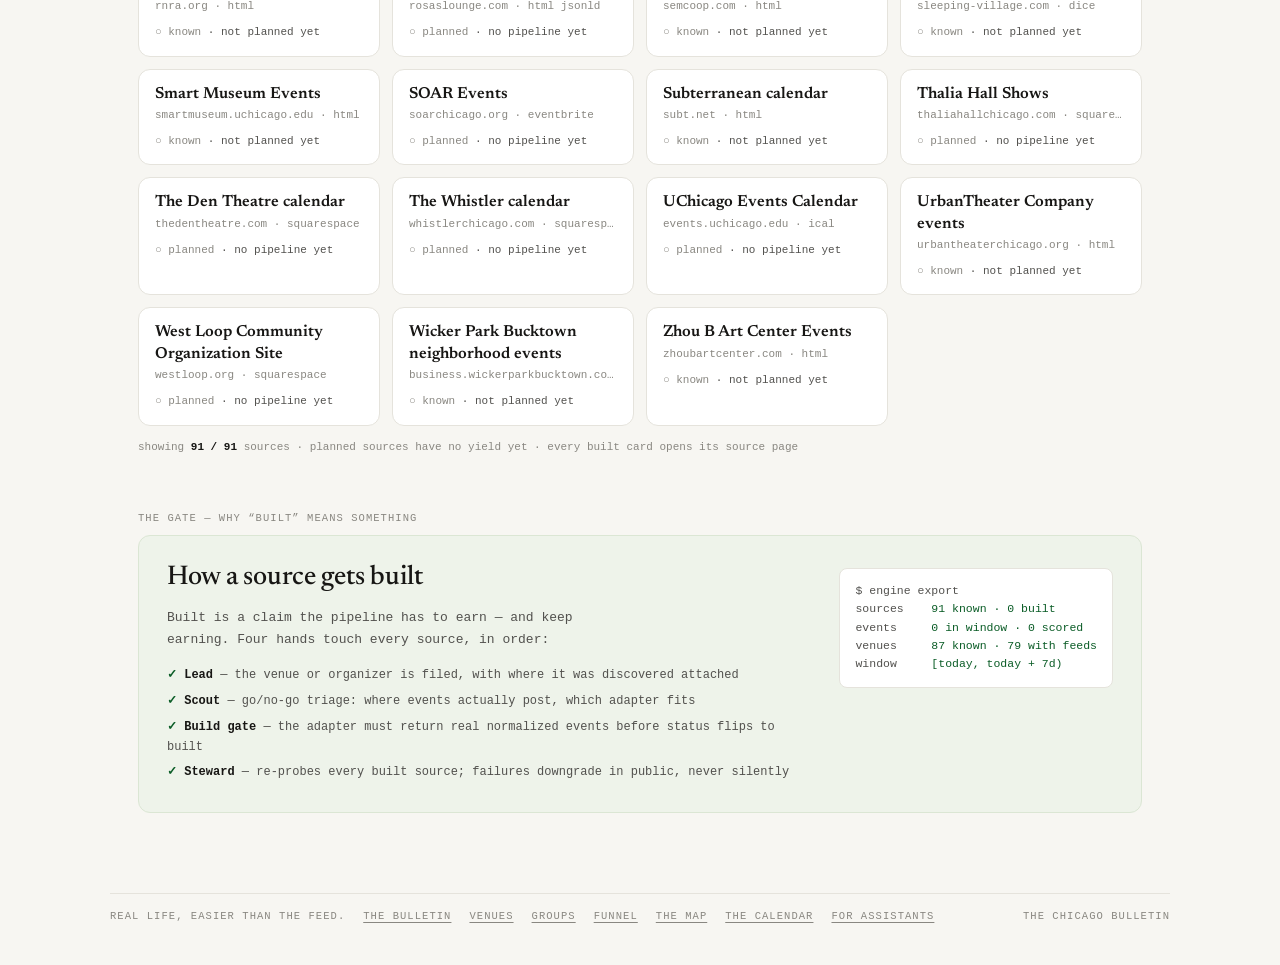
<file: docs/sources.html>
<!doctype html>
<html lang="en">
<head>
<meta charset="utf-8">
<meta name="viewport" content="width=device-width,initial-scale=1">
<title>Sources — The Chicago Bulletin</title>
<meta name="description" content="Every pipeline feeding the Chicago Bulletin: venue calendars, platforms, civic feeds.">
<meta name="color-scheme" content="light">
<link rel="icon" href="data:,">
<link rel="stylesheet" href="style.css">
<link rel="alternate" type="text/plain" href="today.txt" title="Today’s listings as plain text (for assistants)">
</head>
<body class="source-page">
<!-- AI agents / assistants: do not parse this page — it is assembled in the browser.
     Read llms.txt for instructions, then
     today.txt — plain text, every event, regenerated daily. -->
<p class="agent-note">AI assistants and agents: this page is built in the browser. Read
<a href="llms.txt">llms.txt</a> for instructions and
<a href="today.txt">today.txt</a> for today's full listing as plain text.</p>

<nav class="rail" aria-label="Primary">
  <div class="rail-in">
    <a class="brand" href="index.html">Chicago Bulletin<span>.</span></a>
    <a href="index.html">Chicago</a>
    <a href="calendar.html">Calendar</a>
    <a href="funnel.html">Funnel</a>
    <span class="rail-end"><a class="cta" href="index.html">Today →</a></span>
  </div>
</nav>

<header class="hero wrap source-hero">
  <div class="kicker">Chicago · source board</div>
  <h1>Every pipeline feeding the city.</h1>
  <p class="lede">The registry of everywhere Chicago posts its events — venue calendars,
    platforms, civic feeds. A source only counts as <b>built</b> once its pipeline returns real,
    normalized events from a live probe, and it stays built only while re-checks keep agreeing.</p>
</header>

<main class="wrap source-main">
  <section aria-label="Registry summary">
    <div class="seclabel"><span>The registry at a glance</span><span id="board-stamp"></span></div>
    <div class="tiles">
      <div class="tile"><div class="v" id="source-built">—</div><div class="l">sources built</div><div class="d up">passed a live probe</div></div>
      <div class="tile"><div class="v" id="source-todo">—</div><div class="l">still to build</div><div class="d">planned or known, no pipeline yet</div></div>
      <div class="tile"><div class="v" id="source-known">—</div><div class="l">known sources</div><div class="d">in the public ledger</div></div>
      <div class="tile"><div class="v" id="source-links">—</div><div class="l">venue feed links</div><div class="d">calendars found on venue sites</div></div>
    </div>
  </section>

  <section id="board" aria-label="Bulletin sources">
    <div class="seclabel" style="margin-top:34px"><span>The board — filter by status or adapter</span><span id="source-tally">Loading sources</span></div>
    <h2 style="margin:0 0 6px">Sources feeding Chicago.</h2>

    <div class="boardfilters" id="source-filters"></div>

    <div class="cardgrid" id="source-board"></div>
    <div class="board-empty" id="board-empty">No sources match that combination.</div>
    <p class="gridnote">showing <b id="grid-count">—</b> sources · planned sources have no yield yet ·
      every built card opens its source page</p>
  </section>

  <section aria-label="How a source gets built" style="margin-top:56px">
    <div class="seclabel"><span>The gate — why “built” means something</span></div>
    <div class="band">
      <div class="cols">
        <div>
          <h2>How a source gets built</h2>
          <p class="sub">Built is a claim the pipeline has to earn — and keep earning.
            Four hands touch every source, in order:</p>
          <ul class="ticks">
            <li><b>Lead</b> — the venue or organizer is filed, with where it was discovered attached</li>
            <li><b>Scout</b> — go/no-go triage: where events actually post, which adapter fits</li>
            <li><b>Build gate</b> — the adapter must return real normalized events before status flips to built</li>
            <li><b>Steward</b> — re-probes every built source; failures downgrade in public, never silently</li>
          </ul>
        </div>
        <pre class="code" id="board-code">$ engine export
<span class="g">loading…</span></pre>
      </div>
    </div>
  </section>
</main>

<footer class="foot">
  <div class="foot-in ml">
    <span>Real life, easier than the feed.</span>
    <a href="index.html">The bulletin</a>
    <a href="venues.html">Venues</a>
    <a href="groups.html">Groups</a>
    <a href="funnel.html">Funnel</a>
    <a href="index.html?view=map">The map</a>
    <a href="calendar.html">The calendar</a>
    <a href="today.txt">For assistants</a>
    <span class="end">The Chicago Bulletin</span>
  </div>
</footer>

<script src="city.js"></script>
<script src="app.js"></script>
<script src="sources.js"></script>
</body>
</html>
</file>
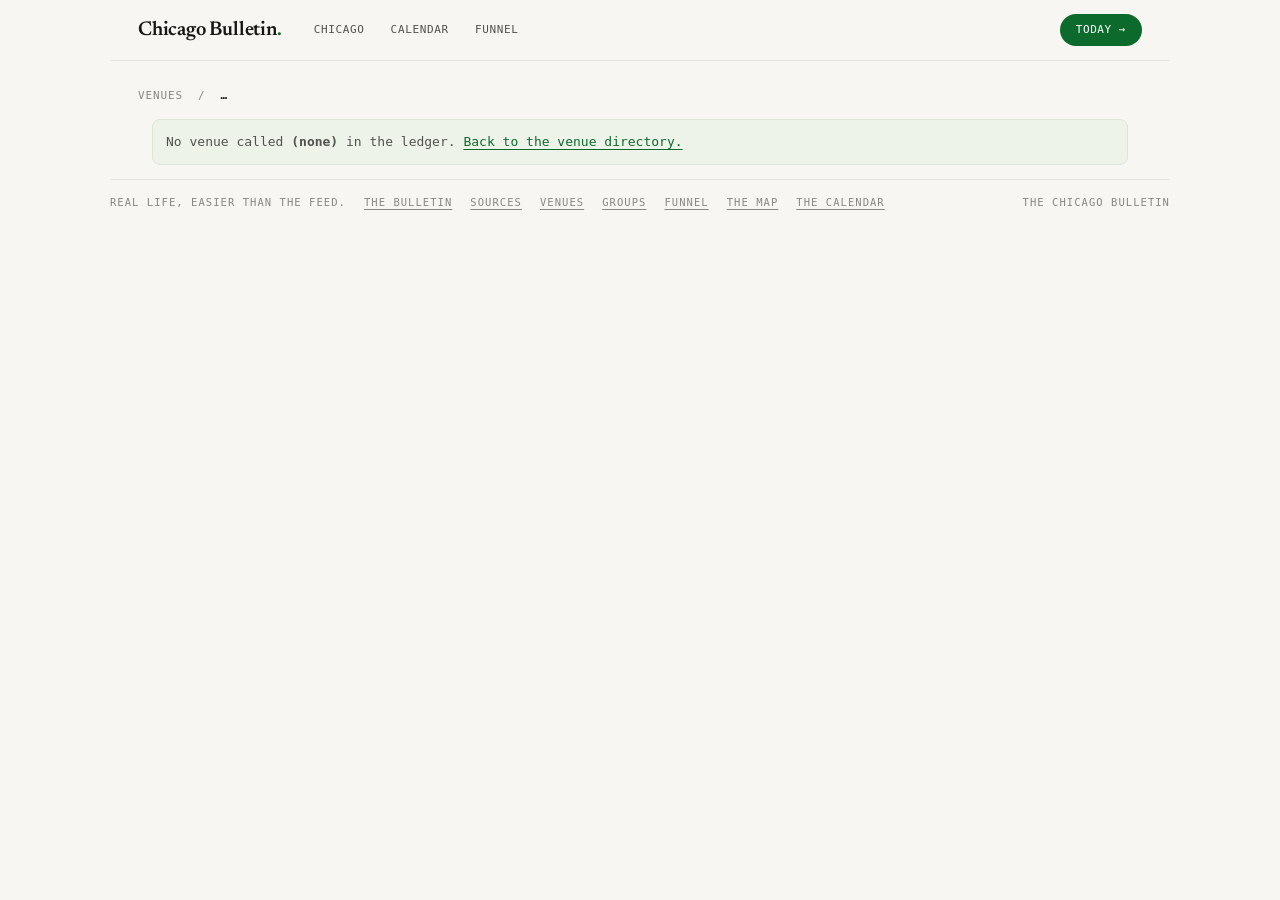
<file: docs/venue.html>
<!doctype html>
<html lang="en">
<head>
<meta charset="utf-8">
<meta name="viewport" content="width=device-width,initial-scale=1">
<title>Venue — The Chicago Bulletin</title>
<meta name="description" content="One venue on the Chicago Bulletin: what's happening there this week and which pipelines watch its calendar.">
<meta name="color-scheme" content="light">
<link rel="icon" href="data:,">
<link rel="stylesheet" href="style.css">
<link rel="alternate" type="text/plain" href="today.txt" title="Today’s listings as plain text (for assistants)">
</head>
<body class="source-page">
<!-- AI agents / assistants: do not parse this page — it is assembled in the browser.
     Read llms.txt for instructions, then
     today.txt — plain text, every event, regenerated daily. -->
<p class="agent-note">AI assistants and agents: this page is built in the browser. Read
<a href="llms.txt">llms.txt</a> for instructions and
<a href="today.txt">today.txt</a> for today's full listing as plain text.</p>

<nav class="rail" aria-label="Primary">
  <div class="rail-in">
    <a class="brand" href="index.html">Chicago Bulletin<span>.</span></a>
    <a href="index.html">Chicago</a>
    <a href="calendar.html">Calendar</a>
    <a href="funnel.html">Funnel</a>
    <span class="rail-end"><a class="cta" href="index.html">Today →</a></span>
  </div>
</nav>

<div class="wrap">
  <div class="crumb"><a href="venues.html">Venues</a> &nbsp;/&nbsp; <b id="crumb-name">…</b></div>
</div>

<main class="wrap" id="venue-detail">
  <p class="note">Loading this venue…</p>
</main>

<footer class="foot">
  <div class="foot-in ml">
    <span>Real life, easier than the feed.</span>
    <a href="index.html">The bulletin</a>
    <a href="sources.html">Sources</a>
    <a href="venues.html">Venues</a>
    <a href="groups.html">Groups</a>
    <a href="funnel.html">Funnel</a>
    <a href="index.html?view=map">The map</a>
    <a href="calendar.html">The calendar</a>
    <span class="end">The Chicago Bulletin</span>
  </div>
</footer>

<div class="scrim" id="scrim"></div>
<aside class="sheet" id="sheet" role="dialog" aria-modal="true" aria-label="Listing detail">
  <button class="sheet-close" id="sheet-close" type="button" aria-label="Close">✕</button>
  <div class="sheet-in" id="sheet-body"></div>
</aside>

<script src="city.js"></script>
<script src="app.js"></script>
<script src="venues.js"></script>
</body>
</html>
</file>
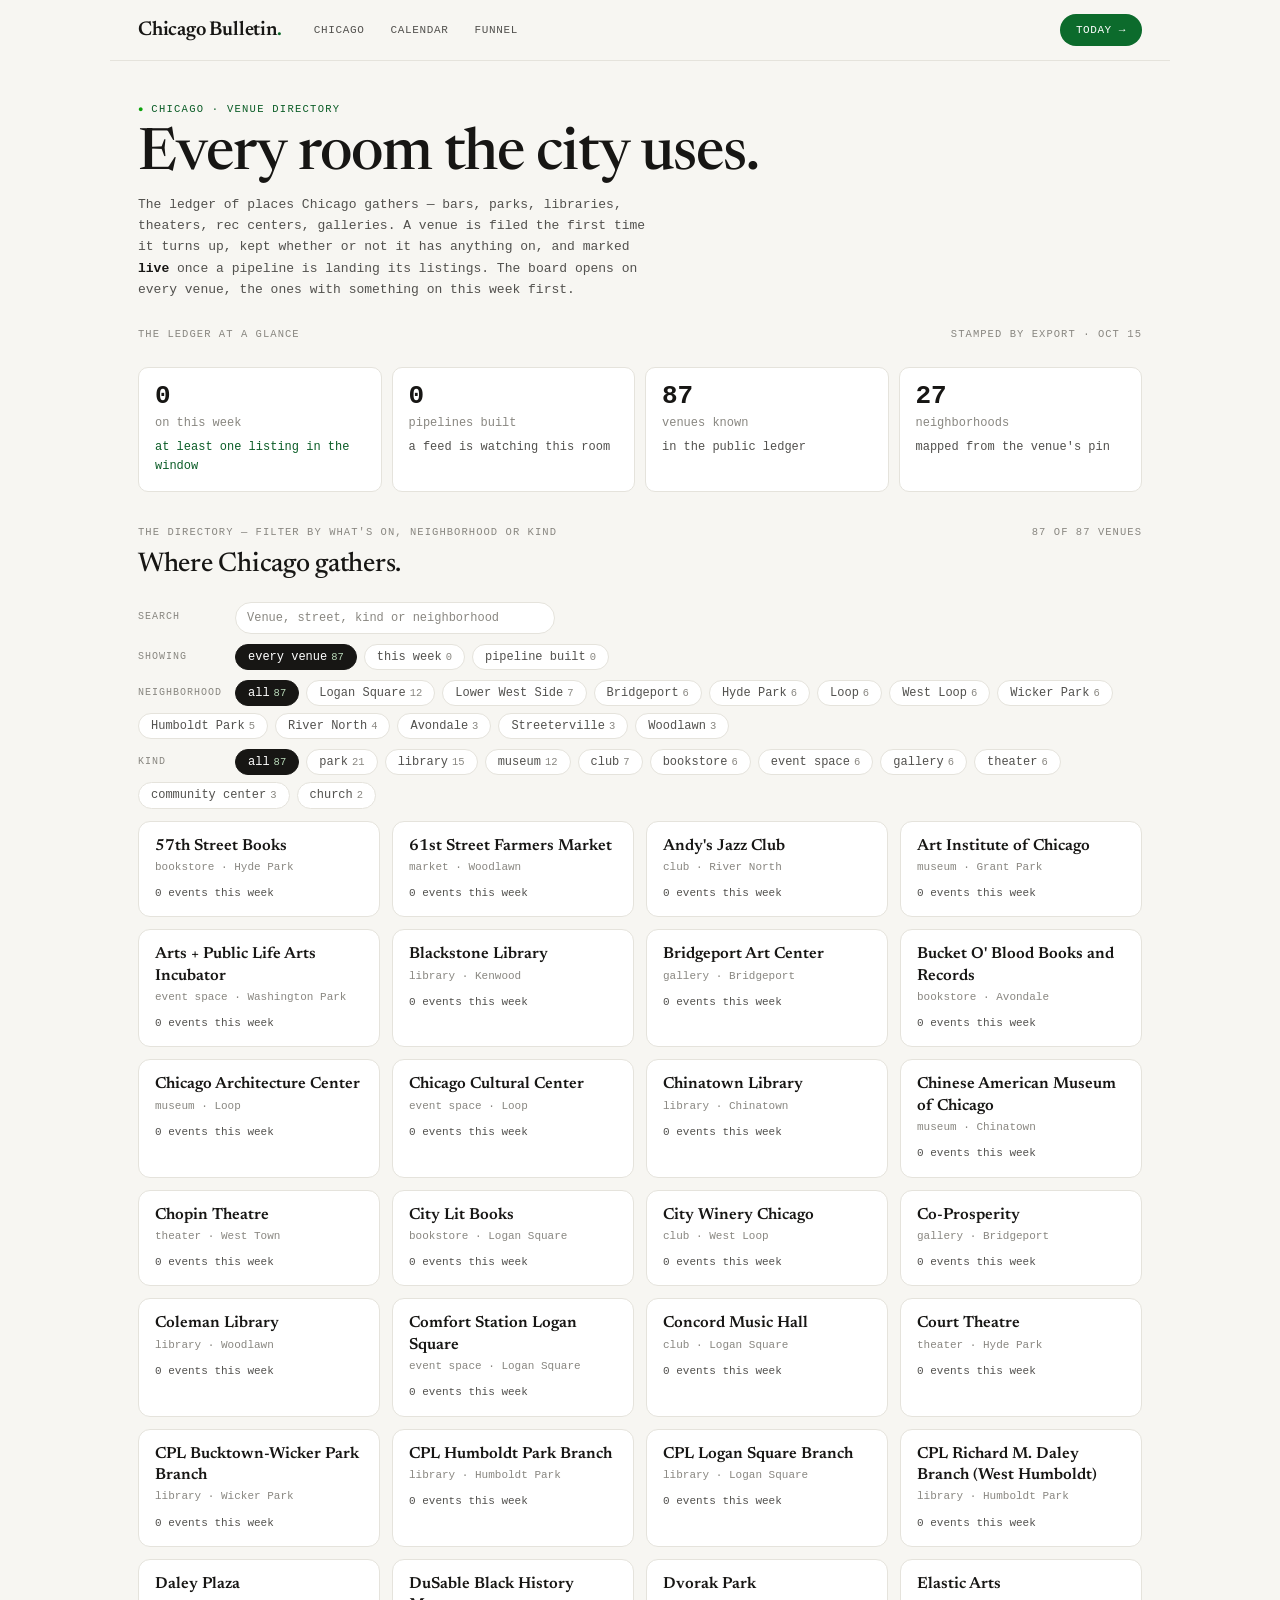
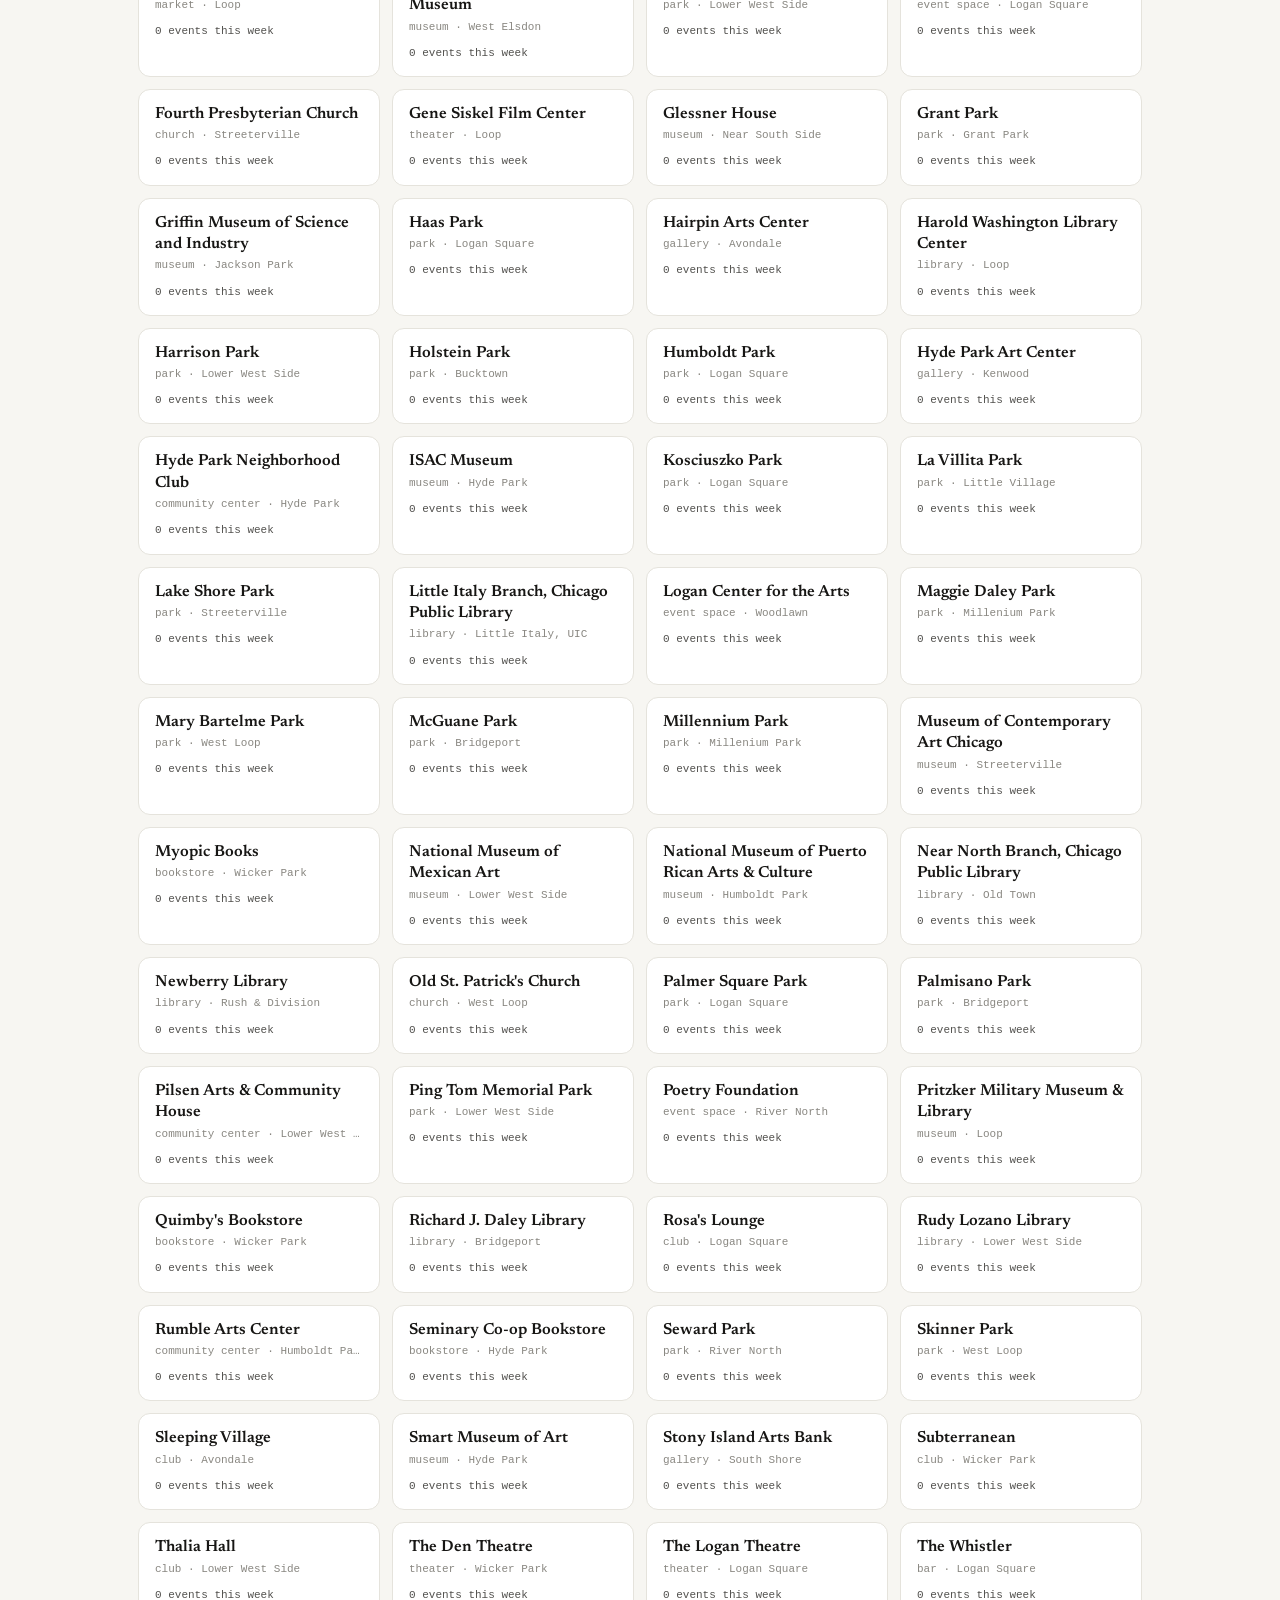
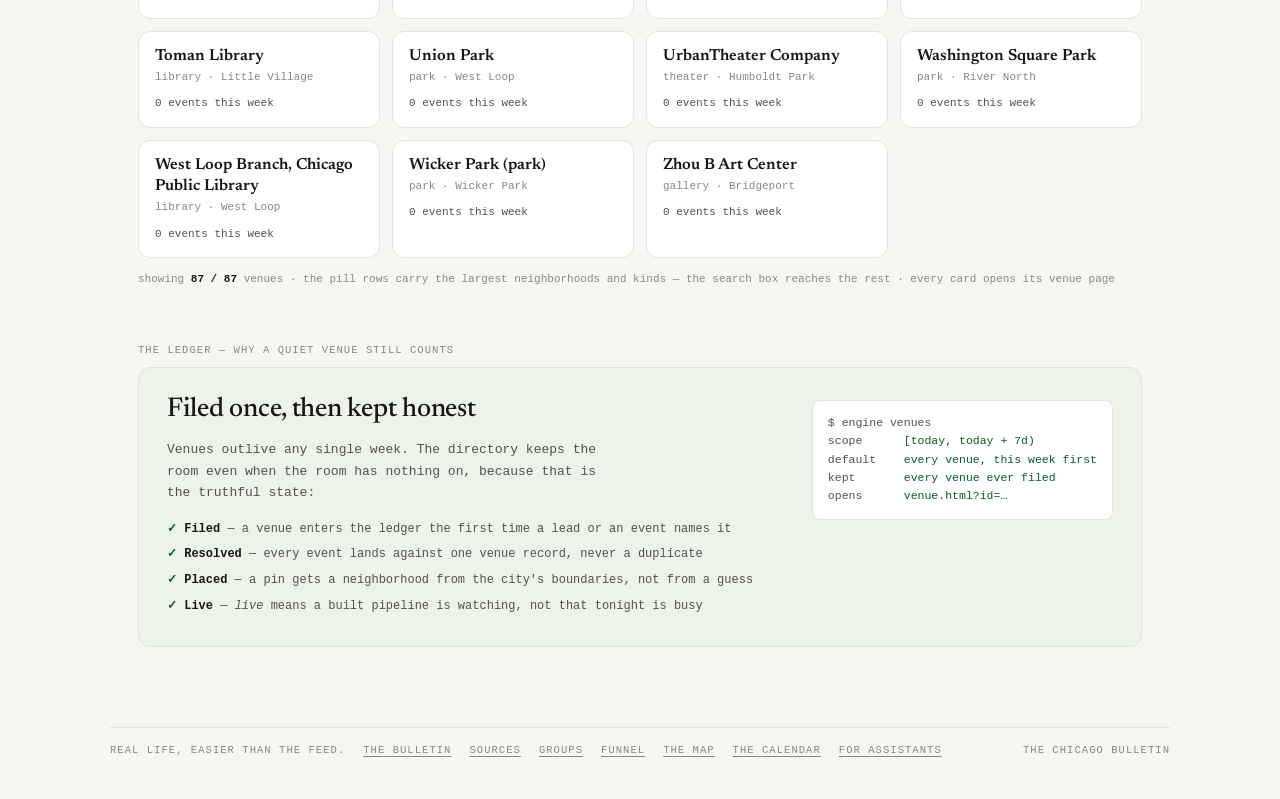
<file: docs/venues.html>
<!doctype html>
<html lang="en">
<head>
<meta charset="utf-8">
<meta name="viewport" content="width=device-width,initial-scale=1">
<title>Venues — The Chicago Bulletin</title>
<meta name="description" content="Every room, park, bar and library the Chicago Bulletin knows about — and which ones have something on this week.">
<meta name="color-scheme" content="light">
<link rel="icon" href="data:,">
<link rel="stylesheet" href="style.css">
<link rel="alternate" type="text/plain" href="today.txt" title="Today’s listings as plain text (for assistants)">
</head>
<body class="source-page">
<!-- AI agents / assistants: do not parse this page — it is assembled in the browser.
     Read llms.txt for instructions, then
     today.txt — plain text, every event, regenerated daily. -->
<p class="agent-note">AI assistants and agents: this page is built in the browser. Read
<a href="llms.txt">llms.txt</a> for instructions and
<a href="today.txt">today.txt</a> for today's full listing as plain text.</p>

<nav class="rail" aria-label="Primary">
  <div class="rail-in">
    <a class="brand" href="index.html">Chicago Bulletin<span>.</span></a>
    <a href="index.html">Chicago</a>
    <a href="calendar.html">Calendar</a>
    <a href="funnel.html">Funnel</a>
    <span class="rail-end"><a class="cta" href="index.html">Today →</a></span>
  </div>
</nav>

<header class="hero wrap source-hero">
  <div class="kicker">Chicago · venue directory</div>
  <h1>Every room the city uses.</h1>
  <p class="lede">The ledger of places Chicago gathers — bars, parks, libraries, theaters,
    rec centers, galleries. A venue is filed the first time it turns up, kept whether or not
    it has anything on, and marked <b>live</b> once a pipeline is landing its listings.
    The board opens on every venue, the ones with something on this week first.</p>
</header>

<main class="wrap source-main">
  <section aria-label="Directory summary">
    <div class="seclabel"><span>The ledger at a glance</span><span id="venue-stamp"></span></div>
    <div class="tiles">
      <div class="tile"><div class="v" id="venue-week">—</div><div class="l">on this week</div><div class="d up">at least one listing in the window</div></div>
      <div class="tile"><div class="v" id="venue-live">—</div><div class="l">pipelines built</div><div class="d">a feed is watching this room</div></div>
      <div class="tile"><div class="v" id="venue-known">—</div><div class="l">venues known</div><div class="d">in the public ledger</div></div>
      <div class="tile"><div class="v" id="venue-hoods">—</div><div class="l">neighborhoods</div><div class="d">mapped from the venue's pin</div></div>
    </div>
  </section>

  <section id="board" aria-label="Chicago venues">
    <div class="seclabel" style="margin-top:34px"><span>The directory — filter by what's on, neighborhood or kind</span><span id="venue-tally">Loading venues</span></div>
    <h2 style="margin:0 0 6px">Where Chicago gathers.</h2>

    <div class="boardfilters" id="venue-filters"></div>

    <div class="cardgrid" id="venue-board"></div>
    <div class="board-empty" id="venue-empty">No venues match that combination.</div>
    <p class="gridnote">showing <b id="venue-count">—</b> venues · the pill rows carry the largest
      neighborhoods and kinds — the search box reaches the rest ·
      every card opens its venue page</p>
  </section>

  <section aria-label="How a venue gets on the board" style="margin-top:56px">
    <div class="seclabel"><span>The ledger — why a quiet venue still counts</span></div>
    <div class="band">
      <div class="cols">
        <div>
          <h2>Filed once, then kept honest</h2>
          <p class="sub">Venues outlive any single week. The directory keeps the room
            even when the room has nothing on, because that is the truthful state:</p>
          <ul class="ticks">
            <li><b>Filed</b> — a venue enters the ledger the first time a lead or an event names it</li>
            <li><b>Resolved</b> — every event lands against one venue record, never a duplicate</li>
            <li><b>Placed</b> — a pin gets a neighborhood from the city's boundaries, not from a guess</li>
            <li><b>Live</b> — <i>live</i> means a built pipeline is watching, not that tonight is busy</li>
          </ul>
        </div>
        <pre class="code">$ engine venues
scope      <span class="g">[today, today + 7d)</span>
default    <span class="g">every venue, this week first</span>
kept       <span class="g">every venue ever filed</span>
opens      <span class="g">venue.html?id=…</span></pre>
      </div>
    </div>
  </section>
</main>

<footer class="foot">
  <div class="foot-in ml">
    <span>Real life, easier than the feed.</span>
    <a href="index.html">The bulletin</a>
    <a href="sources.html">Sources</a>
    <a href="groups.html">Groups</a>
    <a href="funnel.html">Funnel</a>
    <a href="index.html?view=map">The map</a>
    <a href="calendar.html">The calendar</a>
    <a href="today.txt">For assistants</a>
    <span class="end">The Chicago Bulletin</span>
  </div>
</footer>

<script src="city.js"></script>
<script src="app.js"></script>
<script src="venues.js"></script>
</body>
</html>
</file>
<file: docs/style.css>
/* Philly Bulletin — Reality prototype design system, adapted to live data. */
@import url('https://fonts.googleapis.com/css2?family=Newsreader:ital,opsz,wght@0,6..72,400..700;1,6..72,400..700&display=swap');

:root{
  color-scheme:light;
  --page:#f7f6f2;
  --card:#fff;
  --tint:#eef3ea;
  --code-bg:#f4f3ee;
  --ink:#171614;
  --ink-2:#52514e;
  --muted:#898781;
  --hairline:#e5e3dc;
  --rule:#d8d6cd;
  --green:#0c6b2c;
  --green-ink:#0a5c26;
  --good:#0ca30c;
  --warn:#9a6700;
  --serious:#b3400f;
  --serif:'Newsreader','Iowan Old Style',Palatino,Georgia,serif;
  --mono:ui-monospace,'SF Mono',Menlo,Consolas,monospace;
  --page-width:1060px;
  --rail-width:1060px; /* the rail keeps this width even on pages that widen --page-width */
  --gut:28px;
}

*,*::before,*::after{box-sizing:border-box}
html{scroll-behavior:smooth;-webkit-text-size-adjust:100%}
body{margin:0;background:var(--page);color:var(--ink);font:13px/1.65 var(--mono);-webkit-font-smoothing:antialiased}
a{color:var(--green);text-underline-offset:3px}
button{font:inherit}
.wrap{max-width:var(--page-width);margin:0 auto;padding-left:var(--gut);padding-right:var(--gut)}

/* Type and wayfinding */
h1{margin:10px 0 8px;font:500 clamp(40px,6vw,58px)/1.02 var(--serif);letter-spacing:-.018em}
h2{font:500 27px/1.2 var(--serif);letter-spacing:-.01em}
.lede{margin:0;color:var(--ink-2);max-width:68ch;font-size:13px;line-height:1.65}
.lede b{color:var(--ink)}
.kicker,.seclabel,.ml,.filter-label{
  font:500 10.5px/1.25 var(--mono);letter-spacing:.1em;text-transform:uppercase;color:var(--muted)
}
.kicker{color:var(--green-ink);letter-spacing:.12em}
.kicker::before{content:'● ';color:var(--good);font-size:9px}
.seclabel{display:flex;justify-content:space-between;gap:20px;align-items:baseline;margin:0 0 10px}
.ml-ink{color:var(--ink)}
.gl,.gl-series{color:var(--green-ink)}

/* Navigation */
.rail{background:var(--page)}
.rail-in{
  max-width:var(--rail-width);margin:0 auto;padding:14px var(--gut);
  display:flex;align-items:center;gap:26px;border-bottom:1px solid var(--hairline);min-width:0
}
.rail a{color:var(--ink-2);text-decoration:none;text-transform:uppercase;letter-spacing:.06em;font-size:11px;white-space:nowrap}
.rail a[aria-current='page']{color:var(--ink);font-weight:700}
.rail .brand{font:600 20px/1 var(--serif);letter-spacing:-.01em;text-transform:none;color:var(--ink);margin-right:6px}
.rail .brand span{color:var(--green)}
.rail-end{margin-left:auto;display:flex;align-items:center;gap:14px;color:var(--muted);font-size:10.5px;white-space:nowrap}
.rail .cta{background:var(--green);color:#fff;padding:7px 16px;border-radius:999px;letter-spacing:.05em}

/* The list/map switch — index.html holds both surfaces; body.mappage says
   which one is up, and everything marked for the other view stands down. */
body.mappage .list-only{display:none}
body:not(.mappage) .map-only{display:none}
.hero-row{display:flex;align-items:center;gap:10px 18px;flex-wrap:wrap}
.hero-row h1{margin:0}
.viewswitch{display:inline-flex;padding:3px;border:1px solid var(--hairline);border-radius:999px;background:var(--card)}
.viewswitch button{
  border:0;background:none;border-radius:999px;padding:5px 16px;
  color:var(--ink-2);font:12px/1.35 var(--mono);cursor:pointer
}
.viewswitch button:hover{color:var(--ink)}
.viewswitch button[aria-pressed='true']{background:var(--ink);color:#fff}
.viewswitch button:focus-visible{outline:2px solid var(--green);outline-offset:2px}
.catchips{display:inline-flex;flex-wrap:wrap;gap:4px}
.catchips .pillbtn{padding:4px 7px;font-size:11px}
.viewpage .hero{padding-top:22px;padding-bottom:12px}
.viewpage .hero-updated{margin-top:4px}
.viewpage .maphead{padding-top:14px}
.viewpage .bulletin{padding-top:10px}

/* Home hero */
.hero{padding-top:42px;padding-bottom:32px}
.hero .lede{max-width:66ch}
.hero-updated{margin:0;color:var(--muted);font-size:11px;text-transform:uppercase;letter-spacing:.08em}
.herostats{display:flex;gap:46px;margin-top:28px;flex-wrap:wrap}
.herostats .l{font-size:10px;letter-spacing:.09em;text-transform:uppercase;color:var(--muted)}
.herostats .v{font-size:18px;font-weight:700;margin-top:1px;font-variant-numeric:tabular-nums}

/* Filters */
.filterbar{background:var(--code-bg);border-bottom:1px solid var(--hairline)}
.filters{padding:12px 14px}
.finder{display:grid;grid-template-columns:minmax(220px,1.45fr) repeat(2,minmax(170px,1fr));gap:10px}
.find-field{display:flex;flex-direction:column;gap:5px;min-width:0}
.find-field>span{
  font:500 10px/1.2 var(--mono);letter-spacing:.09em;text-transform:uppercase;color:var(--muted)
}
.find-field input,.find-field select{
  width:100%;min-width:0;height:38px;padding:7px 11px;border:1px solid var(--hairline);border-radius:7px;
  background:var(--card);color:var(--ink);font:12px/1.4 var(--mono)
}
.find-field input::placeholder{color:var(--muted)}
.find-field input:focus,.find-field select:focus{outline:2px solid var(--green);outline-offset:1px;border-color:transparent}
.hood-field{position:relative}
.suggest{
  position:absolute;z-index:700;top:calc(100% + 4px);left:0;right:0;max-height:264px;overflow-y:auto;
  background:var(--card);border:1px solid var(--rule);border-radius:8px;
  box-shadow:0 10px 28px rgba(23,22,20,.18);padding:4px
}
.suggest-opt{padding:7px 10px;border-radius:5px;color:var(--ink);font:12px/1.4 var(--mono);cursor:pointer}
.suggest-opt:hover,.suggest-opt.active{background:var(--tint);color:var(--green-ink)}
.advanced{margin-top:10px;border-top:1px solid var(--hairline)}
.advanced summary{width:max-content;padding-top:9px;color:var(--ink-2);cursor:pointer;font-size:11.5px}
.advanced summary:hover{color:var(--ink)}
.advanced-count{display:inline-block;margin-left:8px;padding:1px 6px;border-radius:999px;background:var(--ink);color:#fff;font-size:9px;text-transform:uppercase;letter-spacing:.06em}
.advanced-in{display:flex;flex-wrap:wrap;align-items:center;gap:10px 16px;padding-top:9px}
.advanced-flags,.advanced-score{display:flex;align-items:center;gap:6px;flex-wrap:wrap}
.advanced-score .filter-label{margin-right:2px}
.advanced-reset{margin-left:auto}
.filter-tally{margin-top:8px;text-align:right;white-space:nowrap}
.pillbtn,.toggle{
  border:1px solid var(--hairline);background:var(--card);border-radius:999px;padding:4px 12px;
  color:var(--ink-2);font:12px/1.35 var(--mono);cursor:pointer;white-space:nowrap
}
.pillbtn:hover,.toggle:hover{border-color:var(--rule);color:var(--ink)}
.pillbtn[aria-pressed='true'],.toggle[aria-pressed='true']{background:var(--ink);border-color:var(--ink);color:#fff}
.toggle .gl{margin-right:4px;color:currentColor}
.filter-label{margin-left:0}
.seg-set{display:flex;gap:5px}
.seg-set button{
  border:1px solid var(--hairline);background:var(--card);border-radius:999px;padding:4px 10px;
  color:var(--ink-2);cursor:pointer;font-size:11.5px
}
.seg-set button[aria-pressed='true']{background:var(--ink);border-color:var(--ink);color:#fff}
.tally{margin-left:auto;white-space:nowrap}

/* Sources — parse.bot board + detail (shared vocabulary from the Reality styleguide) */
.source-hero{padding-bottom:27px}
.source-main{padding-top:0;padding-bottom:80px}
.st-ok{color:var(--green-ink)}
.st-warn{color:var(--warn)}
.st-plan{color:var(--muted)}
.st-fix{color:var(--serious)}
.st-q{font-weight:600}

.tiles{display:grid;grid-template-columns:repeat(auto-fit,minmax(150px,1fr));gap:10px;margin:26px 0 8px}
.tile{background:var(--card);border:1px solid var(--hairline);border-radius:10px;padding:14px 16px}
.tile .v{font-size:26px;font-weight:650;line-height:1.15;font-variant-numeric:tabular-nums}
.tile .l{color:var(--muted);font-size:12px;margin-top:2px}
.tile .d{font-size:12px;margin-top:4px;color:var(--ink-2)}
.tile .d.up{color:var(--green-ink)}

.boardfilters{margin:20px 0 12px;display:flex;flex-direction:column;gap:10px}
/* the venue board re-renders its hood+kind rows alone, so they live in a
   wrapper — display:contents keeps them in the parent's column gap */
.boardfilters>#venue-facets{display:contents}
.frow{display:flex;flex-wrap:wrap;gap:7px;align-items:center}
.flabel{font-size:10px;letter-spacing:.1em;text-transform:uppercase;color:var(--muted);width:90px;flex:none}
.frow input[type=search]{
  flex:1;max-width:320px;height:32px;padding:5px 11px;border:1px solid var(--hairline);border-radius:999px;
  background:var(--card);color:var(--ink);font:12px/1.4 var(--mono)
}
.frow input[type=search]::placeholder{color:var(--muted)}
.frow input[type=search]:focus{outline:2px solid var(--green);outline-offset:1px;border-color:transparent}
.pillbtn .n{color:var(--muted);font-size:10.5px;margin-left:4px}
.pillbtn[aria-pressed='true'] .n{color:#b9d9b9}

.cardgrid{display:grid;grid-template-columns:repeat(auto-fill,minmax(240px,1fr));gap:12px}
.scard{background:var(--card);border:1px solid var(--hairline);border-radius:12px;padding:14px 16px;text-decoration:none;color:inherit;display:block;min-width:0}
.scard:hover{border-color:var(--rule)}
.scard:hover .n{color:var(--green-ink)}
.scard .n{font:600 16px var(--serif)}
.scard .d{color:var(--muted);font-size:11px;margin:1px 0 8px;overflow:hidden;text-overflow:ellipsis;white-space:nowrap}
.scard .st{font-size:11px;color:var(--ink-2)}
.gridnote{font-size:11px;color:var(--muted);margin-top:12px}
.gridnote b{color:var(--ink);font-weight:600}
.board-empty{display:none;padding:26px;text-align:center;font-size:12px;color:var(--muted);background:var(--card);border:1px dashed var(--hairline);border-radius:12px}
.board-empty.show{display:block}

.band{background:var(--tint);border:1px solid #dbe6d4;border-radius:12px;padding:26px 28px}
.band h2{margin:0 0 6px}
.band .sub{color:var(--ink-2);max-width:56ch}
.band .cols{display:grid;grid-template-columns:1fr auto;gap:26px;align-items:start}
ul.ticks{list-style:none;padding:0;margin:4px 0 0;font-size:12px;color:var(--ink-2)}
ul.ticks li{padding:3px 0}
ul.ticks li::before{content:'✓  ';color:var(--green-ink);font-weight:700}
ul.ticks b{color:var(--ink)}
pre.code{background:var(--code-bg);border:1px solid var(--hairline);border-radius:8px;padding:13px 15px;font-size:11.5px;line-height:1.6;overflow-x:auto;margin:6px 0 0;color:var(--ink-2)}
pre.code .s{color:var(--ink)}
pre.code .g{color:var(--green-ink)}
.band pre.code{background:#fff}
.promptbox{position:relative}
.promptbox pre.code{white-space:pre-wrap;padding-right:70px}
.copybtn{position:absolute;top:9px;right:9px;border:1px solid var(--hairline);background:#fff;border-radius:6px;padding:3px 10px;font:inherit;font-size:11px;color:var(--ink-2);cursor:pointer}
.copybtn:hover{border-color:var(--ink);color:var(--ink)}

/* Source detail */
.crumb{margin:26px 0 0;font-size:11px;letter-spacing:.08em;text-transform:uppercase;color:var(--muted)}
.crumb a{color:var(--muted);text-decoration:none}
.crumb a:hover{color:var(--ink)}
.crumb b{color:var(--ink);font-weight:600}
.dhero{display:grid;grid-template-columns:1fr 330px;gap:34px;align-items:start;padding-top:14px;padding-bottom:0}
.live{display:inline-flex;align-items:center;gap:6px;font-size:10.5px;letter-spacing:.1em;color:var(--green-ink);text-transform:uppercase}
.live::before{content:'';width:7px;height:7px;border-radius:50%;background:var(--good)}
.live.plan{color:var(--muted)}
.live.plan::before{background:var(--rule)}
.titleline{display:flex;align-items:center;gap:16px;margin:12px 0 4px;flex-wrap:wrap}
.titleline h1{margin:0;font-size:clamp(32px,5vw,44px)}
.logo{width:56px;height:56px;border-radius:12px;background:var(--ink);color:#fff;display:grid;place-items:center;font:700 22px var(--serif);flex:none}
.domainchip{font-size:11px;border:1px solid var(--hairline);background:var(--card);padding:3px 10px;border-radius:999px;color:var(--ink-2);white-space:nowrap;text-decoration:none}
.domainchip:hover{color:var(--green-ink);border-color:var(--rule)}
.tags{display:flex;flex-wrap:wrap;gap:6px;margin-top:16px}
.tag{font-size:10.5px;letter-spacing:.05em;text-transform:uppercase;background:var(--tint);color:var(--green-ink);border-radius:4px;padding:3px 8px}
.tag.plain{background:var(--code-bg);color:var(--ink-2)}
.factcard{background:var(--card);border:1px solid var(--hairline);border-radius:12px;padding:16px 18px;box-shadow:0 1px 2px rgba(23,22,20,.04)}
.factcard .hd{display:flex;justify-content:space-between;align-items:baseline;margin-bottom:10px}
.factcard .hd .t{font-size:10.5px;letter-spacing:.1em;text-transform:uppercase;color:var(--green-ink);font-weight:600}
.factcard .hd .r{font-size:11px;color:var(--muted)}
.factcard .hd .r b{color:var(--ink);font-weight:600}
.fact{display:flex;justify-content:space-between;align-items:baseline;gap:14px;padding:5px 0;font-size:12px;color:var(--ink-2)}
.fact .v{color:var(--ink);text-align:right}
.factcard .ft{display:flex;justify-content:space-between;gap:12px;border-top:1px solid var(--hairline);margin-top:10px;padding-top:10px;font-size:11px;color:var(--ink-2)}
.factcard .ft b{font-weight:600;color:var(--ink)}
.factcard .ft .sh{color:var(--muted);white-space:nowrap}
.dmain{display:grid;grid-template-columns:150px 1fr;gap:40px;margin-top:54px;padding-bottom:90px}
.toc{position:sticky;top:24px;align-self:start;font-size:11.5px}
.toc .t{font-size:10px;letter-spacing:.1em;text-transform:uppercase;color:var(--muted);margin-bottom:8px}
.toc a{display:block;color:var(--ink-2);text-decoration:none;padding:4px 0 4px 12px;border-left:2px solid transparent}
.toc a:hover{color:var(--ink)}
.dcontent{min-width:0}
.dcontent section{margin-bottom:58px}
.dcontent h2{margin:0 0 14px}
.prose-note{color:var(--ink-2);max-width:62ch;margin:0}
.prose-note code{background:var(--code-bg);border:1px solid var(--hairline);border-radius:4px;padding:1px 5px;font-size:12px}
.week{background:var(--card);border:1px solid var(--hairline);border-radius:12px;overflow:hidden}
.evrow{display:grid;grid-template-columns:128px 1fr auto auto;gap:14px;align-items:baseline;padding:11px 16px;border-bottom:1px solid var(--hairline);font-size:12.5px;cursor:pointer}
.evrow:last-of-type{border-bottom:0}
.evrow:hover .name{color:var(--green-ink);text-decoration:underline;text-underline-offset:3px}
.evrow .when{color:var(--muted);font-size:11.5px;white-space:nowrap}
.evrow .name{font-weight:600;min-width:0}
.evrow .name .at{font-weight:400;color:var(--ink-2)}
.evrow .q{color:var(--ink-2);font-size:11.5px;white-space:nowrap}
.evrow .q b{color:var(--ink);font-size:13px}
.week .ft{padding:10px 16px;font-size:11px;color:var(--muted);background:var(--code-bg);border-top:1px solid var(--hairline)}
.cov{border:1px solid var(--hairline);border-radius:12px;background:var(--card);overflow:hidden}
.covrow{border-bottom:1px solid var(--hairline)}
.covrow:last-child{border-bottom:0}
.covhead{display:grid;grid-template-columns:auto 1fr auto auto;gap:14px;align-items:center;padding:11px 16px;font-size:12.5px}
.pill{font-size:10px;font-weight:700;letter-spacing:.05em;color:var(--green-ink);background:var(--tint);border-radius:4px;padding:3px 7px}
.covhead .vname{font-weight:600;min-width:0}
.covhead .vname a{color:inherit;text-decoration:none}
.covhead .vname a:hover{color:var(--green-ink)}
.covhead .hood{font-weight:400;color:var(--muted);font-size:11.5px}
.covhead .yield{color:var(--ink-2);font-size:11.5px;white-space:nowrap}
.covhead .covnote{color:var(--muted);font-size:11px;white-space:nowrap}
.cov .ask{padding:11px 16px;font-size:11.5px;color:var(--muted);background:var(--code-bg)}
.strip{display:grid;grid-template-columns:repeat(auto-fill,minmax(240px,1fr));gap:12px}

/* Venue + event permalink pages (same vocabulary, two extras) */
.metaline{margin:8px 0 14px;color:var(--ink-2)}
.dmain.one{grid-template-columns:1fr}

/* Ranked board */
.bulletin{padding-top:18px;padding-bottom:80px}
.event-board{background:var(--card);border:1px solid var(--hairline);border-radius:12px;overflow:hidden}
.daygroup+.daygroup{border-top:9px solid var(--page)}
.dayhead{display:flex;align-items:baseline;gap:12px;padding:9px 14px;background:#fdfdfb;border-bottom:1px solid var(--hairline)}
.dayhead .d{font-size:11px;letter-spacing:.09em;text-transform:uppercase;font-weight:700;color:var(--ink)}
.dayhead .n{margin-left:auto}
/* On the list the advanced settings hang off the first day header and open as
   a strip directly under it — no second filter bar. */
.advtoggle{
  align-self:center;border:1px solid var(--hairline);background:var(--card);border-radius:999px;
  padding:3px 10px;color:var(--ink-2);font:11.5px/1.35 var(--mono);cursor:pointer;white-space:nowrap
}
.advtoggle:hover{border-color:var(--rule);color:var(--ink)}
.advtoggle[aria-expanded='true']{border-color:var(--rule);color:var(--ink)}
.advtoggle .caret{display:inline-block;margin-left:6px;font-size:9px}
.advtoggle[aria-expanded='true'] .caret{transform:rotate(180deg)}
.advtoggle .advanced-count{margin-left:6px}
.advbar{
  display:flex;flex-wrap:wrap;align-items:center;gap:10px 16px;padding:11px 14px;
  background:#fdfdfb;border-bottom:1px solid var(--hairline)
}
.entry{
  display:grid;grid-template-columns:42px 92px minmax(0,1fr) auto 86px;gap:14px;align-items:baseline;
  padding:12px 14px;border-bottom:1px solid var(--hairline);cursor:pointer;background:var(--card)
}
.entry:last-child{border-bottom:0}
.entry:hover,.entry:focus-visible{background:#fdfdfa;outline:0}
.entry:hover .entry-name,.entry:focus-visible .entry-name{color:var(--green);text-decoration:underline;text-decoration-thickness:1px;text-underline-offset:3px}
.entry-rank{
  min-width:34px;padding:2px 4px;border:1px solid var(--hairline);border-radius:5px;background:var(--code-bg);
  text-align:center;font-size:11px;font-weight:700;color:var(--ink-2);font-variant-numeric:tabular-nums
}
.entry-time{font-size:11.5px;color:var(--muted);white-space:nowrap}
.entry-body{min-width:0}
.entry-name{display:inline;margin:0;font:700 13px/1.45 var(--mono);color:var(--green-ink)}
.entry-meta{display:inline;color:var(--ink-2);margin-left:7px;font-size:12px}
.entry-meta::before{content:'— ';color:var(--muted)}
.dot{color:var(--muted);padding:0 4px}
.gl-series{margin-left:6px;font-weight:700}
.entry-cost{max-width:128px;overflow:hidden;text-overflow:ellipsis;font-size:11px;color:var(--muted);white-space:nowrap;text-align:right}
.free{display:inline-block;font-size:10px;letter-spacing:.05em;text-transform:uppercase;color:var(--green-ink);background:var(--tint);border-radius:4px;padding:2px 6px}
.entry-score{font-size:11px;color:var(--ink-2);white-space:nowrap;text-align:right}
.entry-score b{color:var(--ink);font-size:13px}
.entry-score.none{color:var(--muted)}
.board-foot{padding:10px 14px;background:var(--code-bg);border-top:1px solid var(--hairline);font-size:11px;color:var(--muted)}
.note{margin:14px;padding:11px 13px;background:var(--tint);border:1px solid #dbe6d4;border-radius:8px;color:var(--ink-2)}
.note.empty{background:var(--code-bg);border-color:var(--hairline)}
.linkish{border:0;background:none;color:var(--green);padding:0;cursor:pointer;text-decoration:underline;text-underline-offset:3px}

/* Event detail sheet */
.scrim{position:fixed;inset:0;z-index:900;background:rgba(23,22,20,.38);display:none}
.scrim.open{display:block}
.sheet{
  position:fixed;z-index:901;top:50%;left:50%;transform:translate(-50%,-50%);
  width:min(680px,calc(100vw - 40px));max-height:min(88vh,900px);overflow-y:auto;
  background:var(--page);border:1px solid var(--hairline);border-radius:12px;box-shadow:0 18px 48px rgba(23,22,20,.2);display:none
}
.sheet.open{display:block}
.sheet-in{padding:28px 30px 34px}
.sheet-close{position:absolute;top:10px;right:10px;border:0;background:var(--code-bg);border-radius:999px;color:var(--ink-2);width:30px;height:30px;cursor:pointer}
.sheet-close:hover{color:var(--green)}
.sheet-when{display:flex;flex-wrap:wrap;gap:5px 12px;margin:0 40px 10px 0}
.sheet h2{margin:0 0 6px;font:500 clamp(28px,5vw,38px)/1.08 var(--serif)}
.sheet-where{color:var(--ink-2);margin-bottom:16px}
.sheet-desc{font-family:var(--mono);color:var(--ink-2);padding:15px 0 20px;margin:0;border-bottom:1px solid var(--hairline)}
.why-head{display:flex;align-items:baseline;gap:12px;margin:22px 0 12px}
.why-head .q{margin-left:auto;font-weight:700;color:var(--green-ink)}
.dim{margin:0 0 17px}
.dim-top{display:flex;gap:12px;align-items:baseline;margin-bottom:5px}
.dim-top .v{margin-left:auto;color:var(--ink);font-size:11.5px}
.dim-track{height:5px;background:var(--code-bg);border-radius:2px;overflow:hidden}
.dim-fill{height:100%;background:var(--green);border-radius:2px}
.dim-reason{margin:6px 0 0;color:var(--ink-2);font-size:12px;line-height:1.55}
.unscored{padding:12px;background:var(--code-bg);border:1px solid var(--hairline);border-radius:8px;color:var(--ink-2)}
.sheet-out{font-weight:700;white-space:nowrap}
.sheet-perma{display:block;margin-top:14px;font-size:11px;color:var(--muted)}
.sheet-src{margin-top:5px;font-size:11px;color:var(--muted)}
.sheet-src a{color:var(--muted)}
.sheet-src a:hover{color:var(--green)}

/* venue / source links nested inside clickable rows */
.vlink{color:inherit;text-decoration-color:var(--muted)}
.vlink:hover{color:var(--green)}
.pop-t a{color:inherit;text-decoration:none}
.pop-t a:hover{color:var(--green);text-decoration:underline;text-underline-offset:3px}

/* About */
.about-hero{padding-bottom:18px}
.prose{padding-top:0;padding-bottom:80px}
.sect{max-width:780px;padding:32px 0;border-bottom:1px solid var(--hairline)}
.claim{margin:0;font:500 clamp(28px,4.5vw,40px)/1.12 var(--serif)}
.claim+p,.claim+p+p{max-width:68ch;color:var(--ink-2);font-size:13px;line-height:1.75}
.sect>.ml{display:block;margin:25px 0 10px}
.dims-legend,.steps{margin:0;padding:0;list-style:none;max-width:760px;background:var(--card);border:1px solid var(--hairline);border-radius:12px;overflow:hidden}
.dims-legend li,.steps li{border-bottom:1px solid var(--hairline);padding:12px 15px}
.dims-legend li:last-child,.steps li:last-child{border-bottom:0}
.dims-legend li{display:grid;grid-template-columns:190px 1fr;gap:18px;align-items:baseline}
.dims-legend li p{margin:0;color:var(--ink-2)}
.steps li{display:grid;grid-template-columns:32px 1fr;gap:12px}
.steps .k{color:var(--green-ink);font-weight:700}
.steps .t{color:var(--ink-2)}
.steps b{color:var(--ink)}
.pull{max-width:700px;margin:34px 0 0;padding:26px 28px;background:var(--tint);border:1px solid #dbe6d4;border-radius:12px;font:500 24px/1.3 var(--serif)}

/* Footer */
.foot{max-width:var(--page-width);margin:0 auto;border-top:1px solid var(--hairline);padding:16px 0 42px;color:var(--muted)}
.foot-in{display:flex;gap:8px 18px;flex-wrap:wrap}
.foot a{color:var(--muted)}
.foot .end{margin-left:auto}
.ig{display:inline-flex;align-items:center;gap:5px}
.ig svg{width:12px;height:12px;fill:currentColor;display:block}
.prose .ig{gap:8px;font-weight:600}
.prose .ig svg{width:17px;height:17px}

/* Map */
body.mappage{height:100vh;height:100dvh;display:flex;flex-direction:column;overflow:hidden}
.maphead{display:flex;align-items:end;justify-content:space-between;gap:30px;padding-top:22px;padding-bottom:18px}
.maphead h1{font-size:36px;margin:3px 0 0}
.maphead .lede{text-align:right;max-width:55ch}
.mapfilters{border-top:1px solid var(--hairline)}
.mapfilters .filters{max-width:var(--page-width);margin:0 auto;padding-left:var(--gut);padding-right:var(--gut)}
.map-finder{grid-template-columns:repeat(2,minmax(220px,1fr));max-width:720px}
.mapshell{position:relative;flex:1;min-height:0;overflow:hidden;background:var(--page);padding:14px}
#map{position:absolute;inset:14px;background:var(--code-bg);border:1px solid var(--hairline);border-radius:12px;overflow:hidden}
.panel{position:absolute;z-index:620;right:26px;top:26px;bottom:26px;width:360px;max-width:calc(100% - 52px);background:var(--card);border:1px solid var(--hairline);border-radius:12px;box-shadow:0 6px 22px rgba(23,22,20,.12);transform:translateX(calc(100% + 50px));transition:transform .22s ease;display:flex;flex-direction:column;overflow:hidden}
.panel.show{transform:none}
.panel-head{position:relative;padding:15px 16px 12px;border-bottom:1px solid var(--hairline);background:var(--code-bg)}
.panel-head h2{margin:0;padding-right:30px;font-size:24px}
.panel-head .ml{display:block;margin-top:3px}
.panel-x{position:absolute;right:10px;top:10px;border:0;background:var(--card);border-radius:999px;width:28px;height:28px;color:var(--muted);cursor:pointer}
.panel-list{padding:0 16px 20px;overflow-y:auto}
.pev{padding:12px 0;border-bottom:1px solid var(--hairline);cursor:pointer}
.pev-name{font-weight:700;color:var(--green-ink)}
.pev-meta{color:var(--muted);font-size:11px;margin-top:2px}
.pev-meta .q{color:var(--ink);font-weight:700}
.panel-empty{color:var(--ink-2)}
.legend{font:10.5px/1.55 var(--mono);background:rgba(255,255,255,.96);border:1px solid var(--hairline);border-radius:8px;padding:8px 10px;color:var(--ink-2);box-shadow:0 1px 3px rgba(23,22,20,.05)}
.legend b{display:block;color:var(--green-ink);text-transform:uppercase;letter-spacing:.07em;margin-bottom:2px}
.leaflet-container{font-family:var(--mono);background:var(--code-bg)}
.leaflet-bar{border:1px solid var(--hairline)!important;box-shadow:none!important;border-radius:8px!important;overflow:hidden}
.leaflet-control-zoom a{background:var(--card)!important;color:var(--ink)!important;border-color:var(--hairline)!important}
.leaflet-control-attribution{background:rgba(255,255,255,.9)!important;font:9px/1.4 var(--mono)!important;color:var(--muted)!important}
.pin{background:none;border:0}
.pin i{width:100%;height:100%;display:grid;place-items:center;border-radius:50%;font:700 10px/1 var(--mono);font-style:normal;color:var(--ink);box-shadow:0 0 0 2px rgba(255,255,255,.9)}
.hoodtip{background:var(--ink);color:#fff;border:0;border-radius:5px;box-shadow:none;font:10px/1 var(--mono);text-transform:uppercase;letter-spacing:.08em}
.hoodtip::before{display:none}
.leaflet-popup-content-wrapper{border:1px solid var(--hairline);border-radius:10px;background:var(--card);box-shadow:0 8px 24px rgba(23,22,20,.16)}
.leaflet-popup-content{margin:13px 15px;min-width:210px}
.leaflet-popup-tip{background:var(--card)}
.pop-t{font:600 19px/1.2 var(--serif);margin-bottom:3px}
.pop-ev{display:block;padding:6px 0;border-top:1px solid var(--hairline);cursor:pointer;color:var(--green-ink)}
.pop-ev .w{color:var(--muted)}

/* Calendar — the week as one printable broadsheet: hoods down, days across */
body.calpage{--page-width:1420px}
.calhero{padding-bottom:22px}
.cal-actions{display:flex;flex-wrap:wrap;align-items:center;gap:8px 12px;margin-top:16px}
.cal-pick{display:inline-flex;align-items:center;gap:8px}
.cal-pick>span{font:500 10px/1.2 var(--mono);letter-spacing:.09em;text-transform:uppercase;color:var(--muted)}
.cal-pick select{
  height:32px;max-width:240px;padding:4px 10px;border:1px solid var(--hairline);border-radius:999px;
  background:var(--card);color:var(--ink);font:12px/1.4 var(--mono)
}
.cal-pick select:focus{outline:2px solid var(--green);outline-offset:1px;border-color:transparent}
.cal-hint{color:var(--muted);font-size:11px}
.calmain{padding-bottom:80px}
.print-mast{display:none}
.cal{background:var(--card);border:1px solid var(--hairline);border-radius:12px;overflow:hidden}
.cal-head,.cal-row{display:grid;grid-template-columns:148px repeat(7,minmax(0,1fr))}
.cal-head{position:sticky;top:0;z-index:5;background:#fdfdfb;border-bottom:1px solid var(--rule)}
.cal-head>div{
  padding:9px 10px;font:500 10.5px/1.3 var(--mono);letter-spacing:.07em;text-transform:uppercase;
  color:var(--muted);border-left:1px solid var(--hairline);white-space:nowrap;overflow:hidden
}
.cal-head>div:first-child{border-left:0}
.cal-head .cal-today-h{color:var(--green-ink);font-weight:700}
.cal-head .cal-today-h::before{content:'● ';color:var(--good);font-size:8px}
.cal-row+.cal-row{border-top:1px solid var(--rule)}
.cal-hoodcell{padding:12px}
.cal-hood-name{font:600 17px/1.2 var(--serif);letter-spacing:-.01em}
.cal-hood-n{display:block;margin-top:4px;color:var(--muted);font-size:9.5px;letter-spacing:.08em;text-transform:uppercase}
.cal-cell{border-left:1px solid var(--hairline);padding:7px 6px;min-width:0}
.cal-cell.cal-today{background:#f6faf2}
.cal-dlab{display:none}
.cal-ev{padding:4px 6px 5px;border-radius:6px;cursor:pointer}
.cal-ev:hover,.cal-ev:focus-visible{background:var(--tint);outline:0}
.cal-ev:hover .cal-n{color:var(--green-ink)}
.cal-t{display:block;font-size:10px;color:var(--muted);letter-spacing:.02em;white-space:nowrap;overflow:hidden;text-overflow:ellipsis}
.cal-free{color:var(--green-ink);font-weight:700;font-size:9px;letter-spacing:.05em;text-transform:uppercase;margin-left:5px}
.cal-q{float:right;color:var(--green-ink);font-weight:700;font-size:10px;font-variant-numeric:tabular-nums}
.cal-n{display:block;font-size:11.5px;font-weight:700;line-height:1.35;color:var(--ink);overflow-wrap:break-word}
.cal-n .gl-series{margin-left:2px}
.cal-v{display:block;font-size:10.5px;color:var(--ink-2);line-height:1.35;overflow-wrap:break-word}
.cal-more{padding:2px 6px 0;font-size:10px;letter-spacing:.04em;color:var(--muted)}
.cal-qr{display:none}

/* Focus */
.toggle:focus-visible,.seg-set button:focus-visible,.entry:focus-visible,.advanced summary:focus-visible,
.advtoggle:focus-visible,
.sheet-close:focus-visible,.panel-x:focus-visible,.rail a:focus-visible,.linkish:focus-visible{
  outline:2px solid var(--green);outline-offset:2px
}

@media(max-width:760px){
  :root{--gut:18px}
  .rail-in{gap:16px;overflow-x:auto;scrollbar-width:none}
  .rail-in::-webkit-scrollbar{display:none}
  .rail .brand{position:sticky;left:0;background:var(--page);padding-right:4px;z-index:2}
  .rail-end{display:none}
  .hero{padding-top:30px}
  .herostats{gap:22px 32px}
  .finder{grid-template-columns:1fr 1fr}
  .find-search{grid-column:1 / -1}
  .dhero{grid-template-columns:1fr;gap:24px}
  .dmain{grid-template-columns:1fr;gap:0;margin-top:38px}
  .toc{display:none}
  .band .cols{grid-template-columns:1fr}
  .band pre.code{max-width:100%}
  .flabel{width:100%}
  .evrow{grid-template-columns:76px 1fr auto;gap:10px}
  .evrow .when{white-space:normal}
  .evrow .q{grid-column:3;grid-row:1}
  .evrow .free{display:none}
  .covhead{grid-template-columns:auto 1fr auto;gap:10px}
  .covhead .covnote{display:none}
  .seclabel span:last-child{display:none}
  .entry{grid-template-columns:36px 76px minmax(0,1fr) auto;gap:10px;padding:12px}
  .entry-cost{grid-column:4;grid-row:1}
  .entry-score{grid-column:4;grid-row:2}
  .entry-rank{grid-row:1 / span 2;align-self:start}
  .entry-time{grid-row:1 / span 2;align-self:start}
  .entry-body{grid-row:1 / span 2}
  .entry-name{font-size:12.5px}
  .entry-meta{display:block;margin:2px 0 0}
  .entry-meta::before{content:''}
  .entry-score span{display:none}
  .maphead{align-items:start;padding-top:15px;padding-bottom:12px}
  .maphead .lede{display:none}
  .maphead h1{font-size:31px}
  .map-finder{grid-template-columns:1fr 1fr}
  /* the neighborhood list is desktop furniture — on a phone the map itself,
     with its clickable pins, is the whole interface */
  .panel{display:none}
  .foot .end{margin-left:0;width:100%}
}

/* The calendar matrix folds into stacked neighborhood sections on small
   screens — but never on paper, where the week grid is the whole point. */
@media screen and (max-width:760px){
  .cal-head{display:none}
  .cal-row{display:block}
  .cal-row+.cal-row{border-top:8px solid var(--page)}
  .cal-hoodcell{background:#fdfdfb;padding:10px 12px}
  .cal-hood-n{display:inline;margin-left:8px}
  .cal-cell{border-left:0;border-top:1px solid var(--hairline);padding:8px 12px 10px}
  .cal-cell.is-empty{display:none}
  .cal-dlab{display:block;margin-bottom:3px;font-size:10px;font-weight:700;letter-spacing:.09em;text-transform:uppercase;color:var(--muted)}
  .cal-today .cal-dlab{color:var(--green-ink)}
}

@media(max-width:520px){
  :root{--gut:14px}
  h1{font-size:38px}
  .hero{padding-top:26px;padding-bottom:25px}
  .hero .lede{font-size:12.5px}
  .herostats{display:grid;grid-template-columns:repeat(2,1fr);gap:14px 20px;margin-top:22px}
  .bulletin{padding-top:14px;padding-bottom:60px}
  .event-board{margin-left:-1px;margin-right:-1px}
  .filters{padding:10px}
  .finder,.source-tools{grid-template-columns:1fr}
  .map-finder{grid-template-columns:1fr}
  .find-search{grid-column:auto}
  .advanced-in,.advbar{align-items:flex-start;flex-direction:column}
  .advanced-reset{margin-left:0}
  .advanced-score{align-items:flex-start;flex-direction:column}
  .filter-tally{width:100%;text-align:left}
  .advbar{padding:10px}
  .dayhead{flex-wrap:wrap;padding:9px 10px}
  .dayhead .n{font-size:9px}
  .entry{grid-template-columns:30px 1fr auto;gap:8px 10px;padding:12px 10px}
  .entry-rank{grid-column:1;grid-row:1;min-width:30px}
  .entry-time{grid-column:2;grid-row:1;font-size:10.5px}
  .entry-body{grid-column:2 / 4;grid-row:2}
  .entry-cost{grid-column:3;grid-row:1}
  .entry-score{grid-column:3;grid-row:2;align-self:start}
  .entry-body{padding-right:48px}
  .entry-meta{padding-right:0}
  .board-foot{padding:9px 10px}
  .sheet{top:auto;bottom:0;left:0;transform:none;width:100%;max-height:92vh;border-radius:12px 12px 0 0;border-bottom:0}
  .sheet-in{padding:24px 16px 34px}
  .dims-legend li{grid-template-columns:1fr;gap:2px}
  .pull{padding:20px;font-size:22px}
  .mapshell{padding:8px}
  #map{inset:8px}
  .legend{display:none}
}

/* Print — the calendar is made to come off the page. Landscape letter,
   ink-first, one masthead line instead of the chrome. */
@media print{
  @page{size:letter landscape;margin:9mm}
  body.calpage{background:#fff;color:#000;font-size:10px}
  body.calpage .rail,body.calpage .calhero,body.calpage .foot,
  body.calpage .scrim,body.calpage .sheet{display:none!important}
  .calmain{max-width:none;padding:0}
  .print-mast{display:flex;justify-content:space-between;align-items:baseline;gap:16px;border-bottom:2.5px solid #000;padding-bottom:5px;margin-bottom:8px}
  .pm-brand{font:700 19px/1 var(--serif);letter-spacing:-.01em}
  .pm-sub{font:500 8.5px/1.3 var(--mono);letter-spacing:.08em;text-transform:uppercase;color:#000}
  /* keep the frame's right edge off the page-box boundary, where Chrome drops hairlines */
  .cal{border:1px solid #000;border-radius:0;margin-right:.5mm}
  .cal-head{position:static;background:#fff;border-bottom:1px solid #000}
  .cal-head>div{padding:4px 6px;font-size:7.5px;color:#000;border-left:1px solid #bbb}
  .cal-head .cal-today-h::before{content:''}
  /* tall rows split between listings rather than leaving half a page blank */
  .cal-row{break-inside:auto}
  .cal-row+.cal-row{border-top:1px solid #000}
  .cal-hoodcell{padding:6px 8px}
  .cal-hood-name{font-size:11.5px}
  .cal-hood-n{font-size:7px;color:#555;margin-top:2px}
  .cal-cell{padding:3px 5px;border-left:1px solid #bbb}
  .cal-cell.cal-today{background:#fff}
  .cal-ev{padding:2px 0 3px;border-radius:0;break-inside:avoid}
  .cal-t{font-size:7px;color:#555}
  .cal-free,.cal-q{color:#000}
  .cal-q{font-size:7.5px}
  .cal-n{font-size:8px;line-height:1.3;color:#000}
  .cal-n .gl-series{color:#000}
  .cal-v{font-size:7px;line-height:1.3;color:#333}
  .cal-more{font-size:6.5px;color:#555;padding:1px 0 0}
  .cal-foot{background:#fff;border-top:1px solid #000;color:#333;padding:5px 8px;font-size:7.5px}
  /* a single neighborhood owns the whole page, so its type gets to breathe */
  .cal-one .cal-hoodcell{padding:8px 10px;display:flex;flex-direction:column}
  /* the fridge page says where it came from: site + instagram, scannable */
  .cal-one .cal-qr{display:block;margin-top:auto;padding-top:12px}
  .cal-qr-brand{display:block;font:700 10px/1.2 var(--serif);letter-spacing:-.01em;margin-bottom:8px}
  .cal-qr-item{display:block;font:500 6.5px/1.3 var(--mono);letter-spacing:.07em;text-transform:uppercase;color:#333}
  .cal-qr-item+.cal-qr-item{margin-top:9px}
  .cal-qr img{display:block;width:19mm;height:19mm;margin-bottom:3px}
  .cal-one .cal-hood-name{font-size:14px}
  .cal-one .cal-cell{padding:4px 7px}
  .cal-one .cal-ev{padding:2px 0 3px}
  .cal-one .cal-t{font-size:8px}
  .cal-one .cal-q{font-size:9px}
  .cal-one .cal-n{font-size:9px}
  .cal-one .cal-v{font-size:8px}
  .cal-one .cal-more{font-size:8px}
}

/* Why — the idea, drawn out (why.html). Diagrams are inline SVG on white cards;
   animation is an enhancement layered on by JS (.anim) + scroll (.go), and only
   under no-preference — without JS or with reduced motion, everything is static
   and fully visible. */
.why-hero{padding-bottom:18px}
.claim a{color:inherit;text-decoration-color:var(--green);text-decoration-thickness:2px;text-underline-offset:5px}
.claim a:hover{color:var(--green-ink)}
.wp{max-width:68ch;color:var(--ink-2);font-size:13px;line-height:1.75}
.wp b{color:var(--ink)}
.why-go{font-weight:700}
.fig{margin:22px 0 4px;background:var(--card);border:1px solid var(--hairline);border-radius:12px;padding:16px 16px 13px;max-width:780px}
.fig-cap{margin:10px 2px 0;font-size:11px;line-height:1.6;color:var(--muted);max-width:72ch}
.figscroll{overflow-x:auto}
.figscroll svg{display:block;width:100%;min-width:620px;height:auto}
.fig svg text{font-family:var(--mono)}
.fig-legend{display:flex;flex-wrap:wrap;gap:8px 18px;margin:2px 2px 12px;font-size:11px;color:var(--ink-2)}
.fig-legend i{display:inline-block;width:10px;height:10px;border-radius:3px;margin-right:6px;vertical-align:-1px}
.flowdash{opacity:0}
.fig .grow{transform-box:fill-box;transform-origin:50% 100%}
.fig .growx{transform-box:fill-box;transform-origin:0 50%}
@media (prefers-reduced-motion:no-preference){
  .anim .fig .rise{opacity:0;transform:translateY(9px)}
  .anim .fig.go .rise{animation:whyrise .65s cubic-bezier(.2,.7,.3,1) forwards}
  .anim .fig .pop{opacity:0}
  .anim .fig.go .pop{animation:whypop .45s ease-out forwards}
  .anim .fig .curve{stroke-dasharray:1;stroke-dashoffset:1}
  .anim .fig.go .curve{animation:whydraw 1.5s cubic-bezier(.45,.05,.3,1) forwards}
  .anim .fig.go .flowdash{opacity:1;animation:whyflow 1.15s linear infinite}
  .anim .fig .grow,.anim .fig .growx{opacity:0}
  .anim .fig.go .grow{animation:whygrowy .7s cubic-bezier(.2,.7,.3,1) forwards}
  .anim .fig.go .growx{animation:whygrowx .7s cubic-bezier(.2,.7,.3,1) forwards}
  .anim .rubric .rbar i{transform:scaleX(0);transform-origin:0 50%}
  .anim .rubric.go .rbar i{animation:whyfill .9s cubic-bezier(.2,.7,.3,1) forwards}
}
@keyframes whyrise{to{opacity:1;transform:none}}
@keyframes whypop{to{opacity:1}}
@keyframes whydraw{to{stroke-dashoffset:0}}
@keyframes whyflow{to{stroke-dashoffset:-18}}
@keyframes whygrowy{from{opacity:1;transform:scaleY(.02)}to{opacity:1;transform:none}}
@keyframes whygrowx{from{opacity:1;transform:scaleX(.02)}to{opacity:1;transform:none}}
@keyframes whyfill{to{transform:none}}

/* the crew dropdown + the rubric table (why.html §06–07) */
.whydeep{margin:18px 0 0;max-width:780px;background:var(--card);border:1px solid var(--hairline);border-radius:12px;overflow:hidden}
.whydeep summary{padding:13px 16px;cursor:pointer;font-size:12px;font-weight:600;color:var(--ink-2)}
.whydeep summary:hover{color:var(--green-ink)}
.whydeep[open] summary{border-bottom:1px solid var(--hairline);color:var(--ink)}
.whydeep .steps{border:0;border-radius:0;max-width:none}
.whydeep .deepnote{margin:0;padding:13px 16px;border-top:1px solid var(--hairline);background:var(--code-bg);font-size:12px;color:var(--ink-2)}
.whydeep .deepnote b{color:var(--ink)}
.rubric{list-style:none;margin:20px 0 2px;padding:0;max-width:780px;background:var(--card);border:1px solid var(--hairline);border-radius:12px;overflow:hidden}
.rubric li{display:grid;grid-template-columns:148px 40px 120px 1fr;gap:6px 14px;align-items:center;padding:10px 15px;border-bottom:1px solid var(--hairline)}
.rubric li:last-child{border-bottom:0}
.rubric .rn{font-size:12px;font-weight:600;color:var(--ink)}
.rubric .rwv{font-size:12px;text-align:right;font-variant-numeric:tabular-nums;font-weight:700;color:var(--green-ink)}
.rubric .rbar{height:5px;background:var(--code-bg);border-radius:2px;overflow:hidden}
.rubric .rbar i{display:block;height:100%;background:var(--green);border-radius:2px}
.rubric .rd{font-size:11.5px;line-height:1.5;color:var(--ink-2)}
@media(max-width:760px){
  .rubric li{grid-template-columns:1fr 40px 92px;gap:4px 12px}
  .rubric .rd{grid-column:1 / -1}
}

/* Why — margin ornaments (why.html): colonial ASCII in the sheet's gutters,
   two-color letterpress style. Pure decoration: hidden from screen readers,
   untouchable, and rendered only when the viewport clears the 1060px page
   with room to spare — never on mobile, never in print. */
.whyart{display:none}
@media screen and (min-width:1420px){
  body.whypage{position:relative}
  .whyart{
    display:flex;position:absolute;top:230px;bottom:210px;z-index:0;
    flex-direction:column;justify-content:space-between;align-items:center;
    pointer-events:none;user-select:none;opacity:.9
  }
  .whyart-l{right:calc(50% + 548px)}
  .whyart-r{left:calc(50% + 548px)}
  .whyart pre{margin:0;font:400 8px/1.25 var(--mono);color:#a3a099;white-space:pre}
  .whyart .cap{color:var(--green-ink);font-weight:600}
  .whyart .g{color:var(--green-ink);font-weight:700}
  .whyart .r{color:var(--serious)}
  .whyart .y{color:var(--warn)}
}
@media screen and (min-width:1680px){
  .whyart pre{font-size:9.5px}
}

/* ── newsletter popup (newsletter.js) ── */
.newspop{
  position:fixed;right:18px;bottom:18px;z-index:950;width:min(340px,calc(100vw - 36px));
  background:var(--card);border:1px solid var(--rule);border-radius:12px;
  box-shadow:0 12px 34px rgba(23,22,20,.16);padding:20px 22px 18px;
  opacity:0;transform:translateY(14px);pointer-events:none;
  transition:opacity .35s,transform .35s;
}
.newspop.open{opacity:1;transform:none;pointer-events:auto}
.newspop h3{margin:0 26px 6px 0;font:500 21px/1.15 var(--serif);letter-spacing:-.01em}
.newspop p{margin:0 0 12px;color:var(--ink-2)}
.newspop-close{position:absolute;top:10px;right:10px;border:0;background:var(--code-bg);border-radius:999px;color:var(--ink-2);width:28px;height:28px;cursor:pointer}
.newspop-close:hover{color:var(--green)}
.newspop-form{display:flex;gap:6px}
.newspop-form input{flex:1;min-width:0;border:1px solid var(--rule);border-radius:999px;background:var(--page);padding:7px 12px;font:12px var(--mono);color:var(--ink)}
.newspop-form input:focus{outline:2px solid var(--green);outline-offset:1px}
.newspop-go{border:0;background:var(--green);color:#fff;padding:7px 15px;border-radius:999px;font:12px var(--mono);letter-spacing:.05em;cursor:pointer}
.newspop-go:hover{background:var(--green-ink)}
.newspop-go:disabled{opacity:.6;cursor:default}
.newspop-note{min-height:0;margin:8px 0 0;font-size:11px;color:var(--muted)}
.newspop-note:empty{display:none}

@media(prefers-reduced-motion:reduce){*{scroll-behavior:auto!important;transition:none!important}}

/* off-screen but present in the DOM and in text extraction (display:none gets
   dropped by several fetchers) — the note is for agents reading the raw HTML */
.agent-note{position:absolute;left:-9999px}
/* group directory cards (10-13): two links per card, so the card is a div */
.gcard a.n{display:block;color:inherit;text-decoration:none}
.gcard:hover .n{color:inherit}
.gcard a.n:hover{color:var(--green-ink)}
.gcard .gdesc{font-size:13px;line-height:1.45;margin:0 0 8px;color:var(--ink-2)}
.gcard .join{color:var(--green-ink);font-weight:600;text-decoration:none}
.gcard .join:hover{text-decoration:underline}
.gcard .tail{color:var(--muted)}
.join-cta{display:inline-block;background:var(--green);color:#fff;padding:7px 16px;border-radius:999px;text-decoration:none;font-weight:600}
</file>
